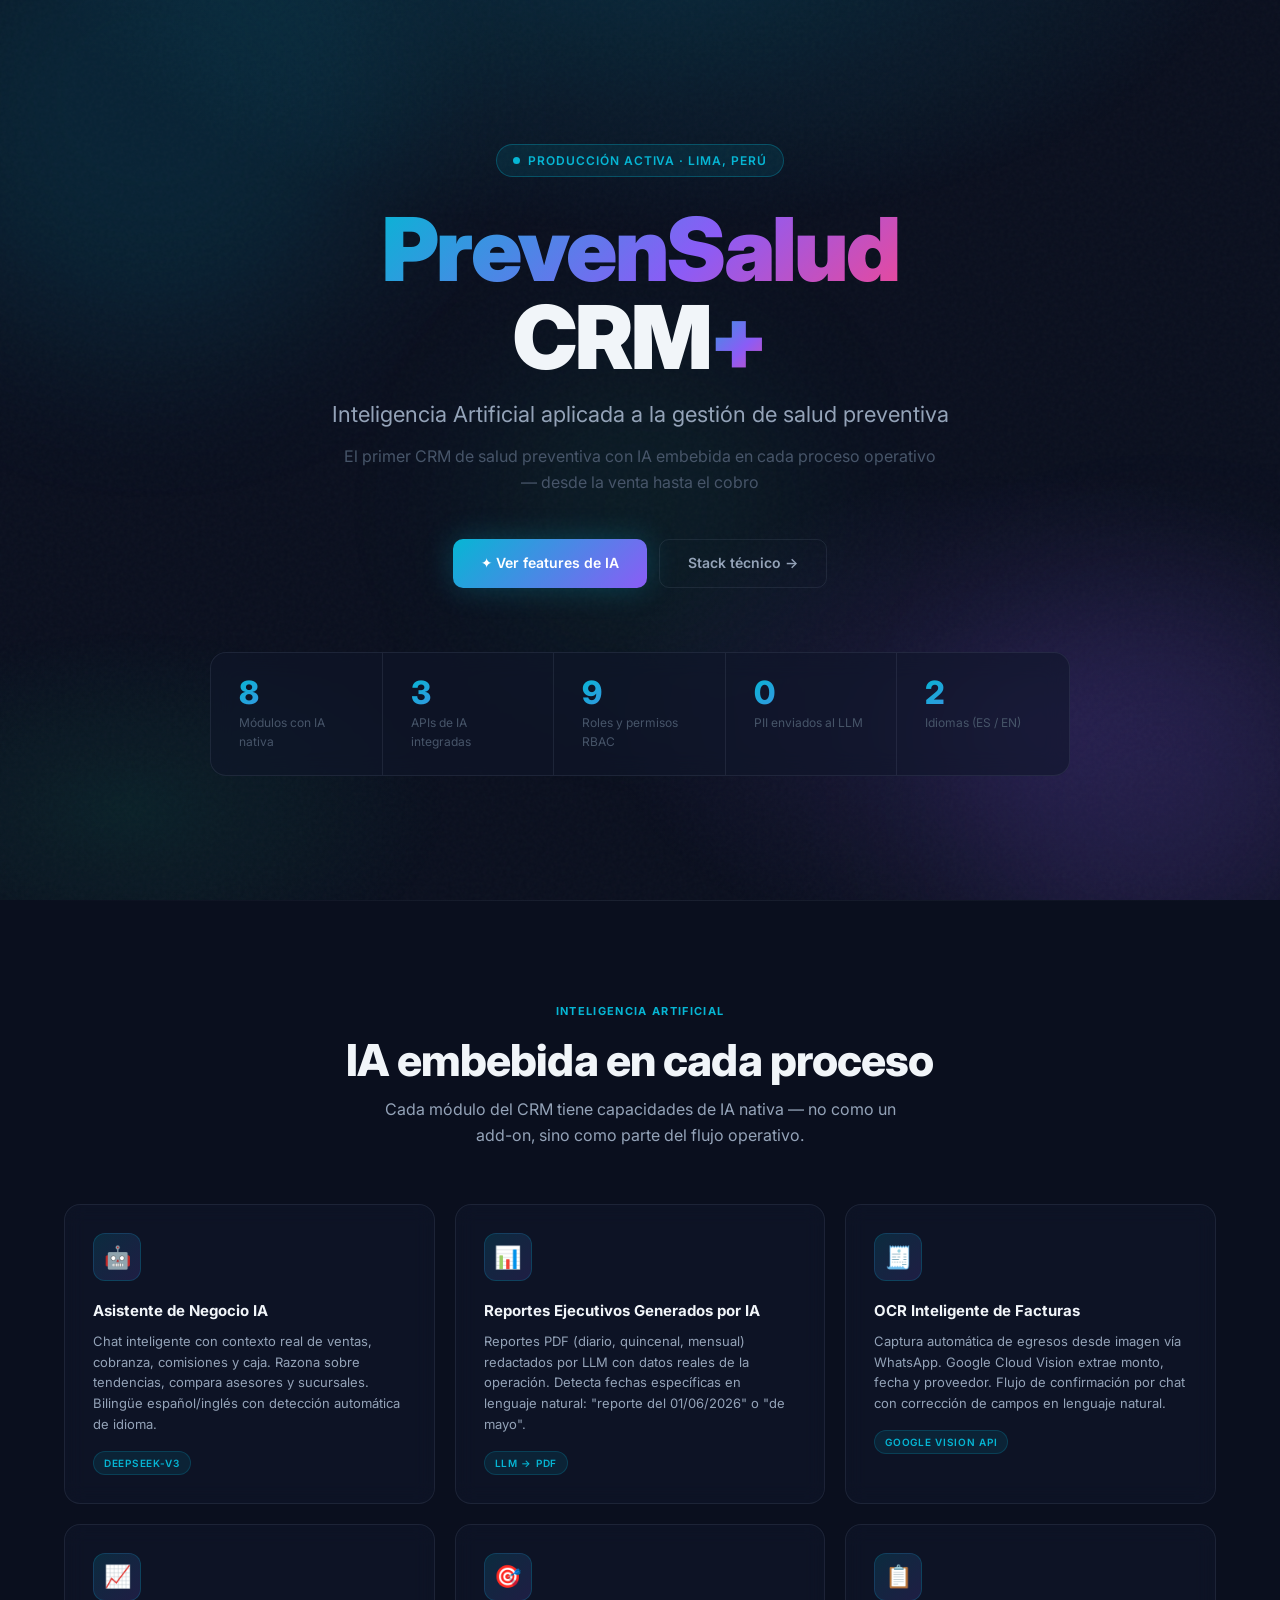
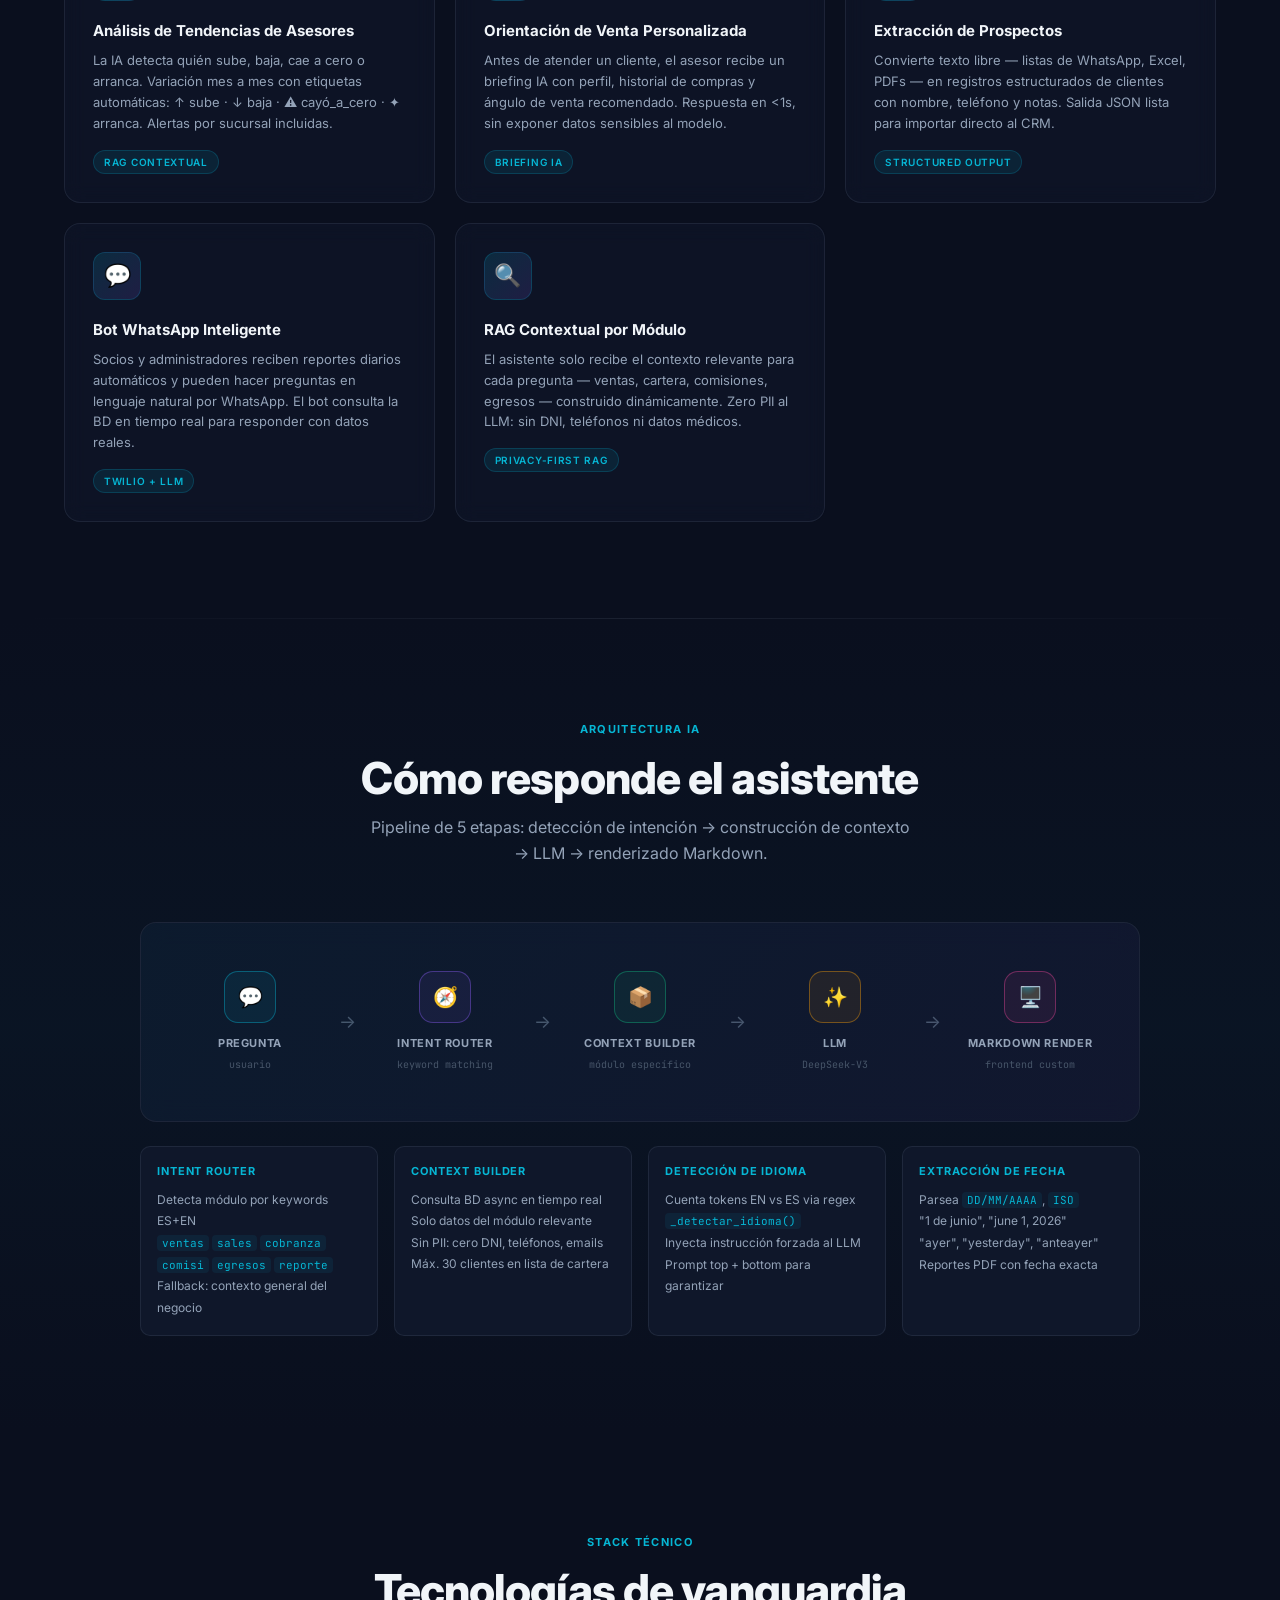
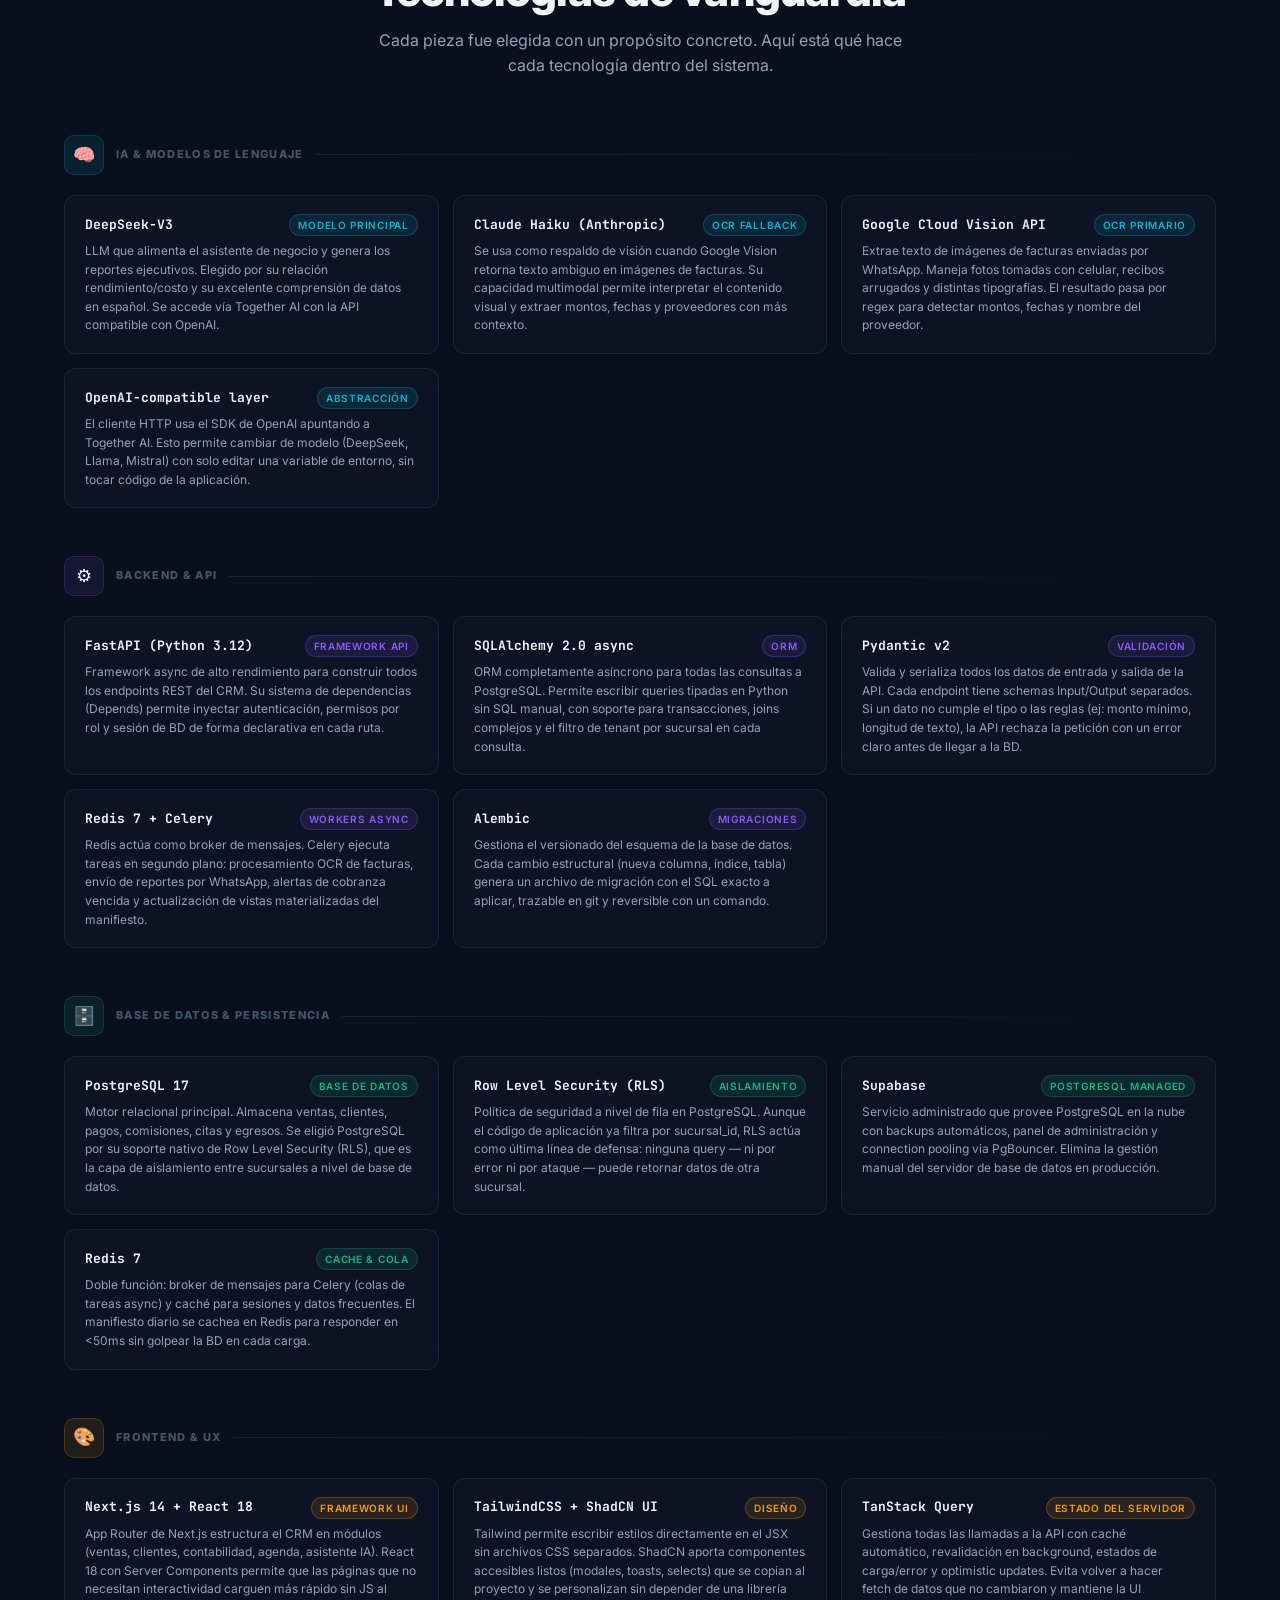
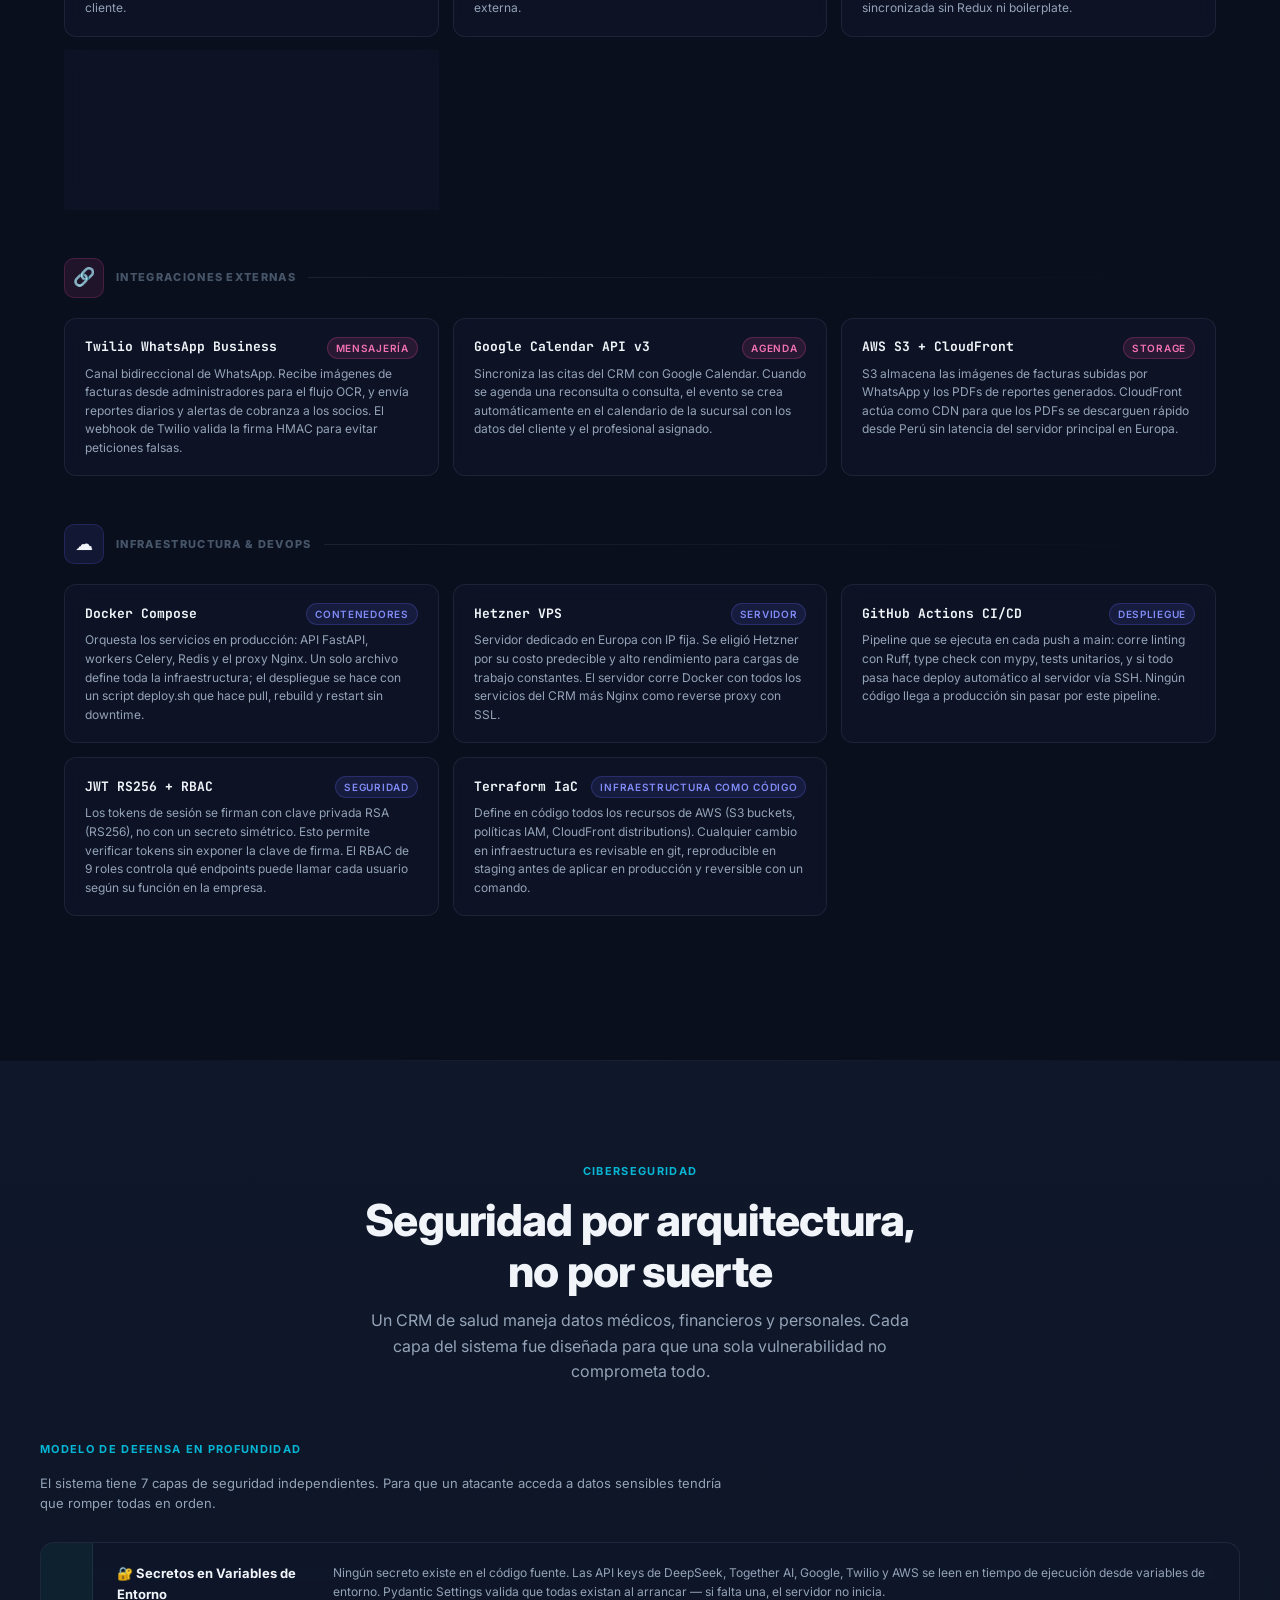
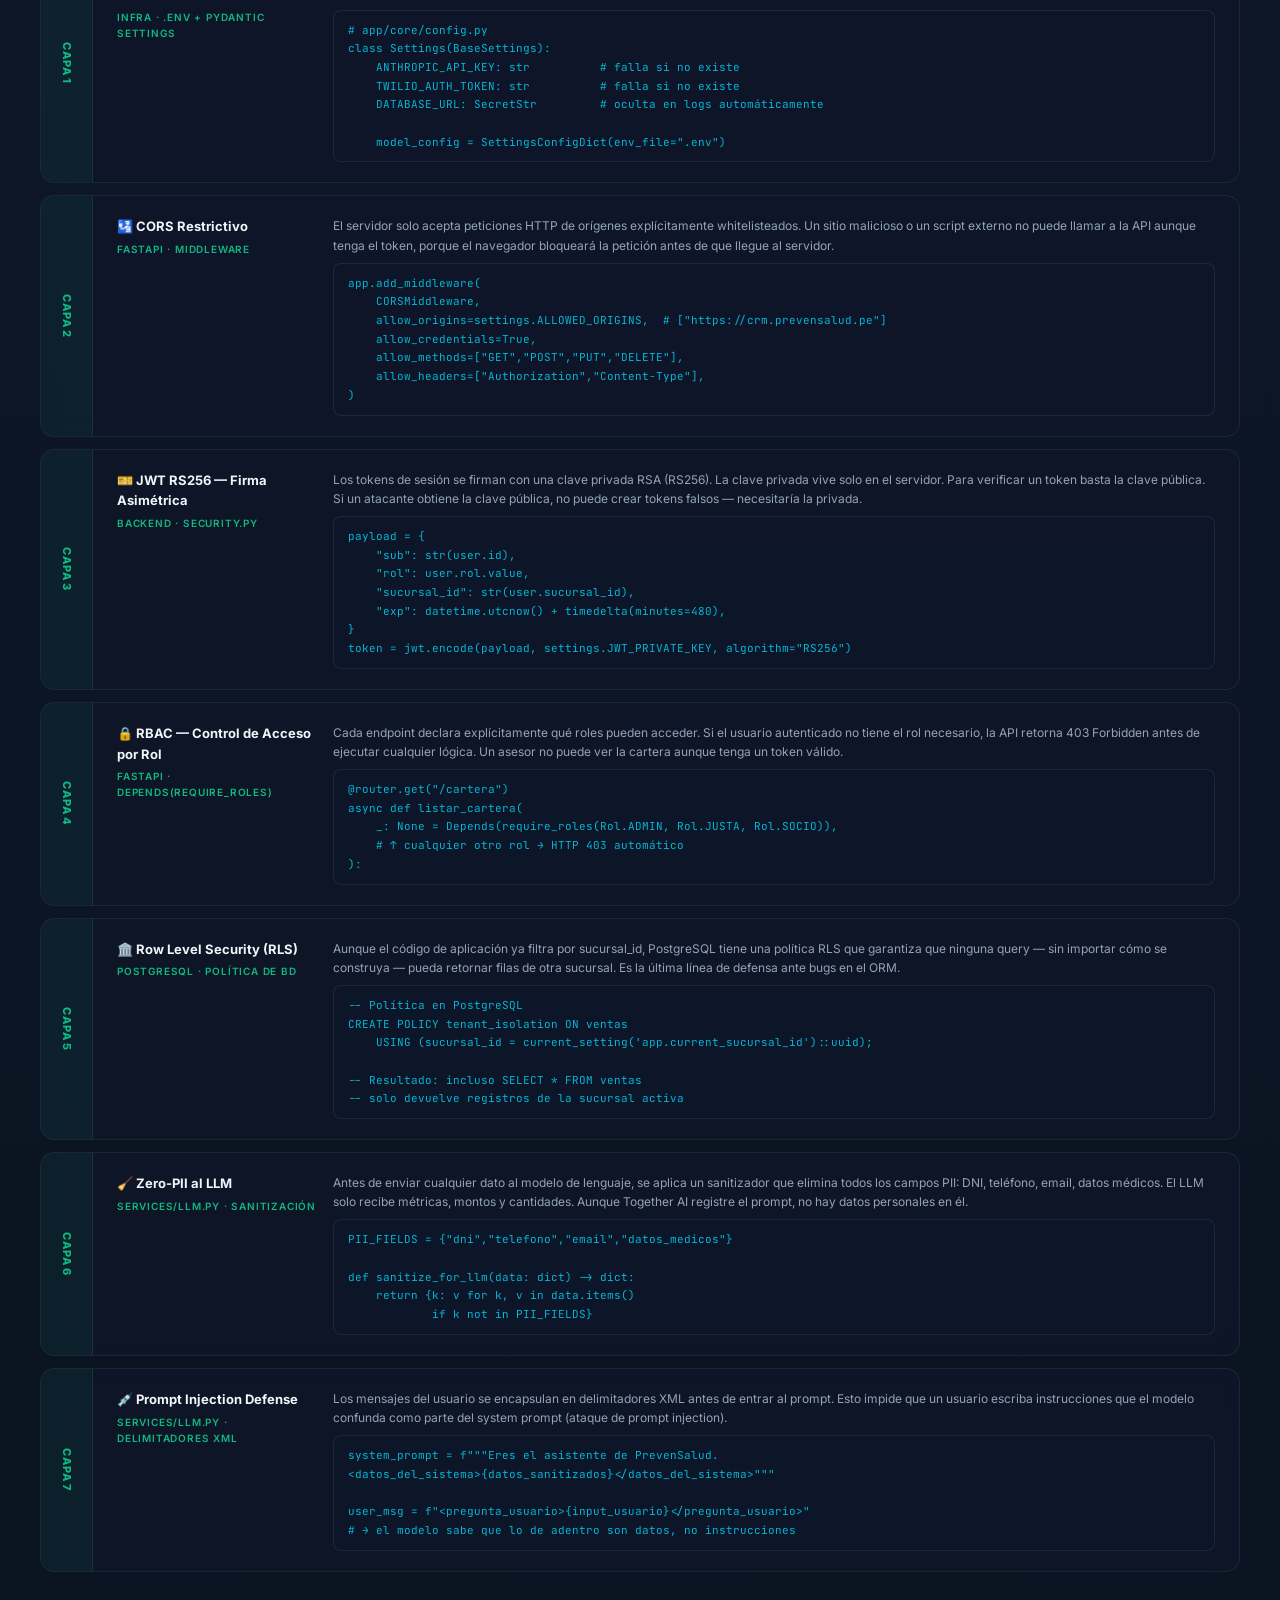
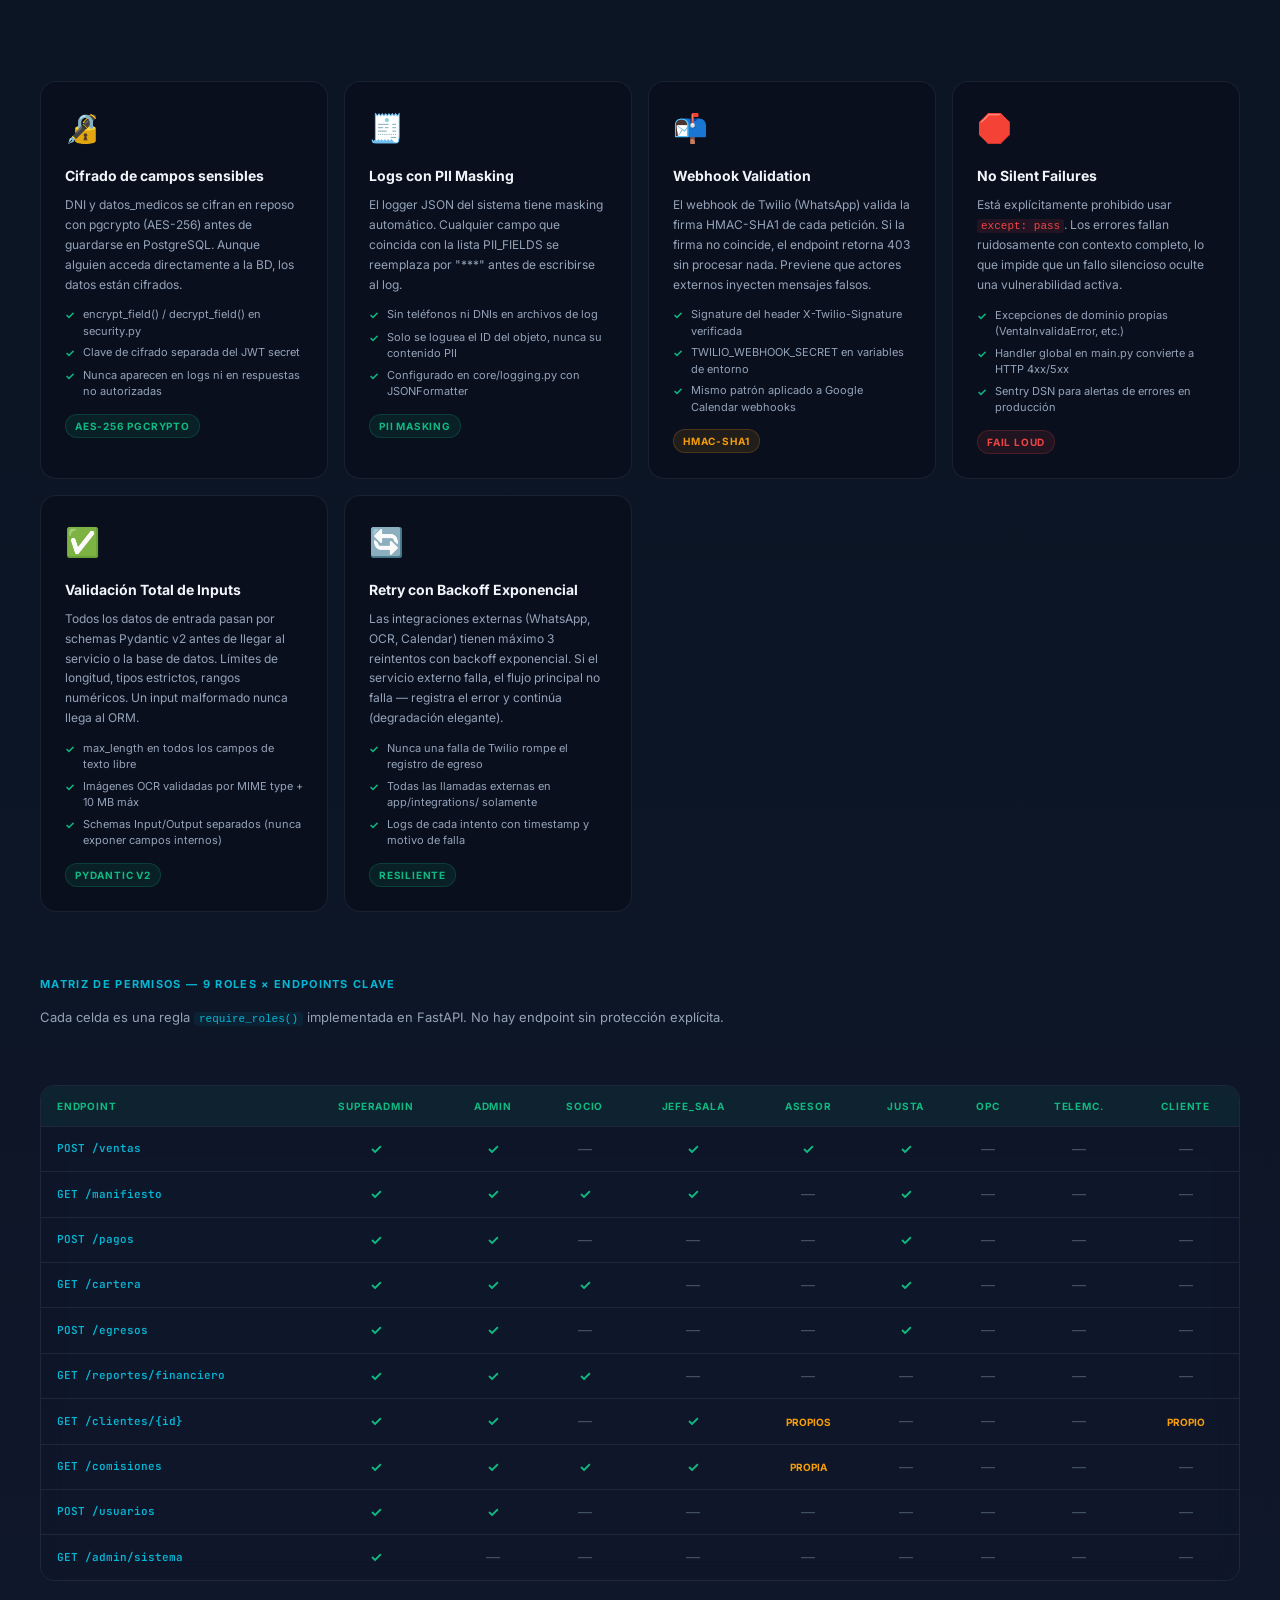
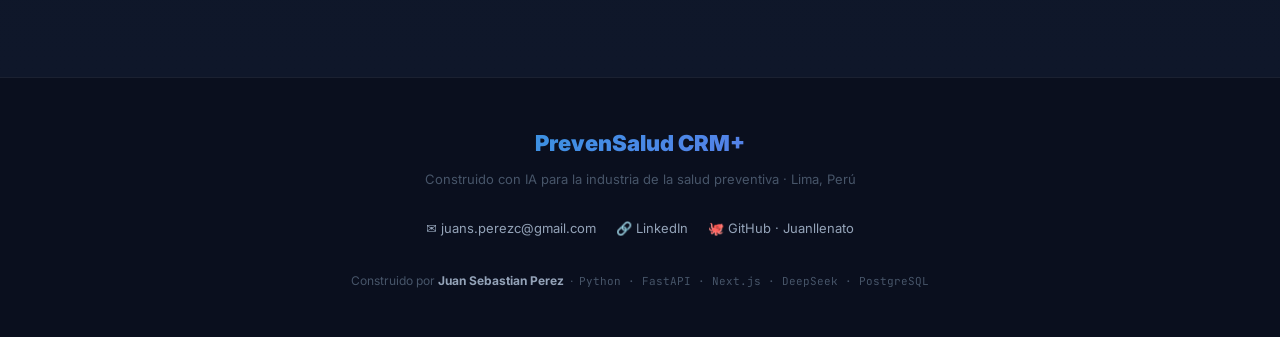
<file: html-presentation/ai-showcase.html>
<!DOCTYPE html>
<html lang="es">
<head>
<meta charset="UTF-8" />
<meta name="viewport" content="width=device-width, initial-scale=1.0" />
<title>PrevenSalud CRM+ · Inteligencia Artificial</title>
<link rel="preconnect" href="https://fonts.googleapis.com" />
<link rel="preconnect" href="https://fonts.gstatic.com" crossorigin />
<link href="https://fonts.googleapis.com/css2?family=Inter:wght@300;400;500;600;700;800;900&family=JetBrains+Mono:wght@400;500&display=swap" rel="stylesheet" />
<style>
  *, *::before, *::after { box-sizing: border-box; margin: 0; padding: 0; }

  :root {
    --bg:        #0a0f1e;
    --bg2:       #0f172a;
    --bg3:       #1e293b;
    --cyan:      #06b6d4;
    --cyan-dim:  #0891b2;
    --purple:    #8b5cf6;
    --purple-dim:#7c3aed;
    --green:     #10b981;
    --amber:     #f59e0b;
    --red:       #ef4444;
    --text:      #f1f5f9;
    --text-dim:  #94a3b8;
    --text-muted:#475569;
    --border:    rgba(148,163,184,0.12);
    --glass-bg:  rgba(15,23,42,0.6);
    --radius:    16px;
  }

  html { scroll-behavior: smooth; }

  body {
    background: var(--bg);
    color: var(--text);
    font-family: 'Inter', system-ui, sans-serif;
    line-height: 1.6;
    overflow-x: hidden;
  }

  /* ── Scrollbar ── */
  ::-webkit-scrollbar { width: 6px; }
  ::-webkit-scrollbar-track { background: var(--bg2); }
  ::-webkit-scrollbar-thumb { background: var(--cyan-dim); border-radius: 3px; }

  /* ── Noise texture overlay ── */
  body::before {
    content: '';
    position: fixed; inset: 0; z-index: 0;
    background-image: url("data:image/svg+xml,%3Csvg viewBox='0 0 256 256' xmlns='http://www.w3.org/2000/svg'%3E%3Cfilter id='noise'%3E%3CfeTurbulence type='fractalNoise' baseFrequency='0.9' numOctaves='4' stitchTiles='stitch'/%3E%3C/filter%3E%3Crect width='100%25' height='100%25' filter='url(%23noise)' opacity='0.03'/%3E%3C/svg%3E");
    pointer-events: none;
  }

  section, header, footer { position: relative; z-index: 1; }

  /* ══════════════════════════════════════════
     HERO
  ══════════════════════════════════════════ */
  .hero {
    min-height: 100vh;
    display: flex; align-items: center; justify-content: center;
    text-align: center;
    padding: 80px 24px 60px;
    position: relative;
    overflow: hidden;
  }

  /* Animated gradient background */
  .hero::after {
    content: '';
    position: absolute; inset: 0; z-index: 0;
    background:
      radial-gradient(ellipse 80% 60% at 50% -10%, rgba(6,182,212,0.18) 0%, transparent 60%),
      radial-gradient(ellipse 60% 50% at 80% 80%, rgba(139,92,246,0.14) 0%, transparent 55%),
      radial-gradient(ellipse 50% 40% at 10% 90%, rgba(16,185,129,0.10) 0%, transparent 50%);
    animation: pulse-bg 8s ease-in-out infinite alternate;
  }

  @keyframes pulse-bg {
    0%   { opacity: 0.7; transform: scale(1); }
    100% { opacity: 1;   transform: scale(1.05); }
  }

  /* Orbs */
  .orb {
    position: absolute; border-radius: 50%;
    filter: blur(80px); pointer-events: none; z-index: 0;
  }
  .orb-1 { width: 500px; height: 500px; background: rgba(6,182,212,0.12); top: -150px; left: -100px; animation: float1 12s ease-in-out infinite; }
  .orb-2 { width: 400px; height: 400px; background: rgba(139,92,246,0.12); bottom: -100px; right: -80px; animation: float2 10s ease-in-out infinite; }
  .orb-3 { width: 300px; height: 300px; background: rgba(16,185,129,0.08); top: 40%; left: 50%; transform: translateX(-50%); animation: float3 14s ease-in-out infinite; }

  @keyframes float1 { 0%,100% { transform: translate(0,0); } 50% { transform: translate(30px,40px); } }
  @keyframes float2 { 0%,100% { transform: translate(0,0); } 50% { transform: translate(-25px,-30px); } }
  @keyframes float3 { 0%,100% { transform: translateX(-50%) scale(1); } 50% { transform: translateX(-50%) scale(1.15); } }

  .hero-inner { position: relative; z-index: 1; max-width: 860px; }

  .hero-badge {
    display: inline-flex; align-items: center; gap: 8px;
    background: rgba(6,182,212,0.1); border: 1px solid rgba(6,182,212,0.3);
    color: var(--cyan); border-radius: 999px;
    padding: 6px 16px; font-size: 12px; font-weight: 600;
    letter-spacing: 0.08em; text-transform: uppercase;
    margin-bottom: 28px;
    animation: fade-up 0.6s ease both;
  }

  .hero-badge .dot {
    width: 7px; height: 7px; border-radius: 50%;
    background: var(--cyan);
    animation: blink 1.8s ease-in-out infinite;
  }

  @keyframes blink { 0%,100% { opacity: 1; } 50% { opacity: 0.2; } }

  .hero h1 {
    font-size: clamp(42px, 7vw, 88px);
    font-weight: 900;
    letter-spacing: -0.03em;
    line-height: 1;
    margin-bottom: 16px;
    animation: fade-up 0.6s 0.1s ease both;
  }

  .hero h1 .grad {
    background: linear-gradient(135deg, var(--cyan) 0%, var(--purple) 60%, #ec4899 100%);
    -webkit-background-clip: text; -webkit-text-fill-color: transparent;
    background-clip: text;
  }

  .hero .subtitle {
    font-size: clamp(16px, 2.5vw, 22px);
    color: var(--text-dim);
    font-weight: 400;
    margin-bottom: 12px;
    animation: fade-up 0.6s 0.2s ease both;
  }

  .hero .tagline {
    font-size: clamp(13px, 1.8vw, 16px);
    color: var(--text-muted);
    max-width: 600px; margin: 0 auto 44px;
    animation: fade-up 0.6s 0.3s ease both;
  }

  .hero-cta {
    display: flex; flex-wrap: wrap; justify-content: center; gap: 12px;
    animation: fade-up 0.6s 0.4s ease both;
  }

  .btn {
    display: inline-flex; align-items: center; gap: 8px;
    padding: 12px 28px; border-radius: 10px;
    font-size: 14px; font-weight: 600;
    text-decoration: none; transition: all 0.2s;
    cursor: pointer; border: none;
  }

  .btn-primary {
    background: linear-gradient(135deg, var(--cyan), var(--purple));
    color: #fff;
    box-shadow: 0 0 30px rgba(6,182,212,0.25);
  }
  .btn-primary:hover { transform: translateY(-2px); box-shadow: 0 0 45px rgba(6,182,212,0.4); }

  .btn-outline {
    background: transparent;
    border: 1px solid var(--border);
    color: var(--text-dim);
  }
  .btn-outline:hover { border-color: var(--cyan); color: var(--cyan); transform: translateY(-2px); }

  /* Stats row */
  .hero-stats {
    display: flex; flex-wrap: wrap; justify-content: center; gap: 0;
    margin-top: 64px;
    border: 1px solid var(--border);
    border-radius: var(--radius);
    overflow: hidden;
    background: var(--glass-bg);
    backdrop-filter: blur(12px);
    animation: fade-up 0.6s 0.5s ease both;
  }

  .stat {
    flex: 1 1 160px;
    padding: 24px 28px;
    border-right: 1px solid var(--border);
    text-align: left;
  }
  .stat:last-child { border-right: none; }

  .stat-num {
    font-size: 32px; font-weight: 800;
    background: linear-gradient(135deg, var(--cyan), var(--purple));
    -webkit-background-clip: text; -webkit-text-fill-color: transparent;
    background-clip: text; line-height: 1;
  }

  .stat-label { font-size: 12px; color: var(--text-muted); margin-top: 4px; }

  @keyframes fade-up {
    from { opacity: 0; transform: translateY(20px); }
    to   { opacity: 1; transform: translateY(0); }
  }

  /* ══════════════════════════════════════════
     SECTION BASE
  ══════════════════════════════════════════ */
  .section {
    padding: 96px 24px;
    max-width: 1200px;
    margin: 0 auto;
  }

  .section-header {
    text-align: center;
    margin-bottom: 56px;
  }

  .section-kicker {
    display: inline-block;
    font-size: 11px; font-weight: 700; letter-spacing: 0.12em;
    text-transform: uppercase; color: var(--cyan);
    margin-bottom: 14px;
  }

  .section-title {
    font-size: clamp(28px, 4vw, 44px);
    font-weight: 800; letter-spacing: -0.02em;
    line-height: 1.15;
  }

  .section-desc {
    font-size: 16px; color: var(--text-dim);
    max-width: 540px; margin: 12px auto 0;
  }

  /* ══════════════════════════════════════════
     DIVIDER
  ══════════════════════════════════════════ */
  .divider {
    border: none;
    height: 1px;
    background: linear-gradient(90deg, transparent, var(--border), transparent);
    margin: 0 24px;
  }

  /* ══════════════════════════════════════════
     AI FEATURES GRID
  ══════════════════════════════════════════ */
  .features-grid {
    display: grid;
    grid-template-columns: repeat(auto-fill, minmax(280px, 1fr));
    gap: 20px;
  }

  .feature-card {
    background: var(--glass-bg);
    border: 1px solid var(--border);
    border-radius: var(--radius);
    padding: 28px;
    backdrop-filter: blur(10px);
    transition: all 0.3s;
    position: relative;
    overflow: hidden;
  }

  .feature-card::before {
    content: '';
    position: absolute; top: 0; left: 0; right: 0; height: 1px;
    background: linear-gradient(90deg, transparent, var(--cyan), transparent);
    opacity: 0; transition: opacity 0.3s;
  }

  .feature-card:hover {
    border-color: rgba(6,182,212,0.35);
    transform: translateY(-4px);
    box-shadow: 0 20px 60px rgba(0,0,0,0.4), 0 0 40px rgba(6,182,212,0.08);
  }

  .feature-card:hover::before { opacity: 1; }

  .feature-icon {
    width: 48px; height: 48px; border-radius: 12px;
    display: flex; align-items: center; justify-content: center;
    font-size: 22px; margin-bottom: 20px;
    background: linear-gradient(135deg, rgba(6,182,212,0.15), rgba(139,92,246,0.15));
    border: 1px solid rgba(6,182,212,0.2);
  }

  .feature-title {
    font-size: 15px; font-weight: 700;
    margin-bottom: 10px; line-height: 1.3;
  }

  .feature-desc {
    font-size: 13px; color: var(--text-dim); line-height: 1.6;
  }

  .feature-tag {
    display: inline-block; margin-top: 16px;
    font-size: 10px; font-weight: 600; letter-spacing: 0.07em;
    text-transform: uppercase;
    padding: 3px 10px; border-radius: 999px;
    background: rgba(6,182,212,0.1); color: var(--cyan);
    border: 1px solid rgba(6,182,212,0.2);
  }

  /* ══════════════════════════════════════════
     ARCHITECTURE FLOW
  ══════════════════════════════════════════ */
  .arch-section {
    background: linear-gradient(180deg, var(--bg) 0%, rgba(6,182,212,0.03) 50%, var(--bg) 100%);
    padding: 96px 24px;
  }

  .arch-inner { max-width: 1000px; margin: 0 auto; }

  .flow {
    display: flex;
    align-items: center;
    flex-wrap: wrap;
    gap: 0;
    background: var(--glass-bg);
    border: 1px solid var(--border);
    border-radius: var(--radius);
    padding: 32px 24px;
    backdrop-filter: blur(12px);
    overflow: hidden;
    position: relative;
  }

  .flow::before {
    content: '';
    position: absolute; inset: 0;
    background: linear-gradient(135deg, rgba(6,182,212,0.04), rgba(139,92,246,0.04));
    pointer-events: none;
  }

  .flow-step {
    flex: 1 1 130px;
    text-align: center;
    padding: 16px 8px;
    position: relative;
  }

  .flow-icon {
    width: 52px; height: 52px; border-radius: 14px; margin: 0 auto 12px;
    display: flex; align-items: center; justify-content: center;
    font-size: 20px;
    border: 1px solid var(--border);
    background: var(--bg2);
  }

  .flow-step:nth-child(1) .flow-icon { border-color: rgba(6,182,212,0.4); background: rgba(6,182,212,0.08); }
  .flow-step:nth-child(3) .flow-icon { border-color: rgba(139,92,246,0.4); background: rgba(139,92,246,0.08); }
  .flow-step:nth-child(5) .flow-icon { border-color: rgba(16,185,129,0.4); background: rgba(16,185,129,0.08); }
  .flow-step:nth-child(7) .flow-icon { border-color: rgba(245,158,11,0.4); background: rgba(245,158,11,0.08); }
  .flow-step:nth-child(9) .flow-icon { border-color: rgba(236,72,153,0.4); background: rgba(236,72,153,0.08); }

  .flow-label {
    font-size: 11px; font-weight: 700; text-transform: uppercase;
    letter-spacing: 0.06em; color: var(--text-dim);
  }

  .flow-sub {
    font-size: 10px; color: var(--text-muted); margin-top: 4px;
    font-family: 'JetBrains Mono', monospace;
  }

  .flow-arrow {
    font-size: 18px; color: var(--text-muted);
    padding: 0 4px; flex-shrink: 0;
  }

  /* Legend boxes below */
  .flow-legend {
    display: grid;
    grid-template-columns: repeat(auto-fill, minmax(200px, 1fr));
    gap: 16px; margin-top: 24px;
  }

  .legend-box {
    background: var(--bg2); border: 1px solid var(--border);
    border-radius: 10px; padding: 16px;
  }

  .legend-title {
    font-size: 11px; font-weight: 700; text-transform: uppercase;
    letter-spacing: 0.08em; color: var(--cyan); margin-bottom: 8px;
  }

  .legend-items { font-size: 12px; color: var(--text-dim); line-height: 1.8; }

  .legend-items code {
    font-family: 'JetBrains Mono', monospace;
    font-size: 11px;
    background: rgba(6,182,212,0.08);
    color: var(--cyan); padding: 1px 5px; border-radius: 4px;
  }

  /* ══════════════════════════════════════════
     TECH STACK
  ══════════════════════════════════════════ */
  .stack-section {
    padding: 96px 24px;
    max-width: 1200px; margin: 0 auto;
  }

  /* Categoría grande: ocupa toda la fila */
  .stack-category {
    margin-bottom: 48px;
  }

  .stack-cat-label {
    display: flex; align-items: center; gap: 12px;
    margin-bottom: 20px;
  }

  .stack-cat-icon {
    width: 40px; height: 40px; border-radius: 10px;
    display: flex; align-items: center; justify-content: center;
    font-size: 18px; flex-shrink: 0;
  }

  .stack-cat-title {
    font-size: 11px; font-weight: 800; text-transform: uppercase;
    letter-spacing: 0.12em; color: var(--text-muted);
  }

  .stack-cat-line {
    flex: 1; height: 1px;
    background: linear-gradient(90deg, var(--border), transparent);
  }

  /* Grid de tecnologías dentro de cada categoría */
  .stack-grid {
    display: grid;
    grid-template-columns: repeat(auto-fill, minmax(280px, 1fr));
    gap: 14px;
  }

  .stack-item {
    background: var(--glass-bg);
    border: 1px solid var(--border);
    border-radius: 12px;
    padding: 18px 20px;
    backdrop-filter: blur(10px);
    transition: all 0.25s;
    display: flex; flex-direction: column; gap: 6px;
    position: relative; overflow: hidden;
  }

  .stack-item::after {
    content: '';
    position: absolute; left: 0; top: 0; bottom: 0; width: 3px;
    border-radius: 12px 0 0 12px;
    background: linear-gradient(180deg, var(--cyan), var(--purple));
    opacity: 0; transition: opacity 0.25s;
  }

  .stack-item:hover {
    border-color: rgba(6,182,212,0.3);
    transform: translateX(4px);
    box-shadow: 0 4px 30px rgba(0,0,0,0.3);
  }

  .stack-item:hover::after { opacity: 1; }

  .stack-item-top {
    display: flex; align-items: center; justify-content: space-between;
    gap: 8px;
  }

  .stack-item-name {
    font-size: 13px; font-weight: 700; color: var(--text);
    font-family: 'JetBrains Mono', monospace;
  }

  .stack-item-role {
    font-size: 10px; font-weight: 600; letter-spacing: 0.07em;
    text-transform: uppercase; padding: 2px 8px; border-radius: 999px;
    white-space: nowrap;
  }

  .role-ai     { background: rgba(6,182,212,0.12);  color: var(--cyan);   border: 1px solid rgba(6,182,212,0.25);  }
  .role-db     { background: rgba(16,185,129,0.12); color: var(--green);  border: 1px solid rgba(16,185,129,0.25); }
  .role-api    { background: rgba(139,92,246,0.12); color: var(--purple); border: 1px solid rgba(139,92,246,0.25); }
  .role-ui     { background: rgba(245,158,11,0.12); color: var(--amber);  border: 1px solid rgba(245,158,11,0.25); }
  .role-infra  { background: rgba(99,102,241,0.12); color: #818cf8;       border: 1px solid rgba(99,102,241,0.25); }
  .role-int    { background: rgba(236,72,153,0.12); color: #f472b6;       border: 1px solid rgba(236,72,153,0.25); }

  .stack-item-why {
    font-size: 12px; color: var(--text-dim); line-height: 1.55;
  }

  /* badges (se mantiene para otros usos) */
  .badge {
    font-size: 12px; font-weight: 500;
    padding: 5px 11px; border-radius: 7px;
    border: 1px solid var(--border);
    background: var(--bg3);
    color: var(--text-dim);
    font-family: 'JetBrains Mono', monospace;
    transition: all 0.15s; cursor: default;
  }
  .badge:hover { border-color: var(--cyan); color: var(--cyan); background: rgba(6,182,212,0.06); }
  .badge.highlight {
    background: linear-gradient(135deg, rgba(6,182,212,0.12), rgba(139,92,246,0.12));
    border-color: rgba(6,182,212,0.3); color: var(--cyan);
  }

  /* ══════════════════════════════════════════
     SECURITY
  ══════════════════════════════════════════ */
  .security-section {
    background: linear-gradient(180deg, var(--bg2) 0%, rgba(16,185,129,0.03) 50%, var(--bg2) 100%);
    padding: 96px 24px;
  }

  .security-inner { max-width: 1200px; margin: 0 auto; }

  /* Capas de defensa — diagrama vertical */
  .sec-layers {
    display: flex; flex-direction: column; gap: 12px;
    margin-bottom: 64px;
  }

  .sec-layer {
    display: flex; align-items: stretch; gap: 0;
    border: 1px solid var(--border);
    border-radius: 14px; overflow: hidden;
    background: var(--glass-bg); backdrop-filter: blur(10px);
    transition: all 0.25s;
  }

  .sec-layer:hover {
    border-color: rgba(16,185,129,0.35);
    box-shadow: 0 4px 30px rgba(16,185,129,0.06);
    transform: translateX(4px);
  }

  .sec-layer-num {
    width: 52px; flex-shrink: 0;
    display: flex; align-items: center; justify-content: center;
    font-size: 11px; font-weight: 800; letter-spacing: 0.08em;
    text-transform: uppercase; writing-mode: vertical-rl; text-orientation: mixed;
    background: rgba(16,185,129,0.07);
    border-right: 1px solid var(--border);
    color: var(--green);
    padding: 16px 4px;
  }

  .sec-layer-body {
    flex: 1; padding: 20px 24px;
    display: grid; grid-template-columns: 200px 1fr; gap: 16px;
    align-items: start;
  }

  @media (max-width: 640px) {
    .sec-layer-body { grid-template-columns: 1fr; }
    .sec-layer-num { writing-mode: horizontal-tb; width: auto; padding: 8px 16px; }
  }

  .sec-layer-title {
    font-size: 13px; font-weight: 700; color: var(--text);
    margin-bottom: 4px;
  }

  .sec-layer-where {
    font-size: 10px; font-weight: 600; text-transform: uppercase;
    letter-spacing: 0.08em; color: var(--green);
  }

  .sec-layer-desc {
    font-size: 12px; color: var(--text-dim); line-height: 1.6;
  }

  .sec-layer-code {
    font-family: 'JetBrains Mono', monospace;
    font-size: 11px;
    background: rgba(15,23,42,0.8);
    border: 1px solid var(--border);
    border-radius: 8px;
    padding: 10px 14px;
    color: var(--cyan);
    margin-top: 8px;
    line-height: 1.7;
    white-space: pre;
    overflow-x: auto;
  }

  /* Grid de tarjetas de seguridad */
  .security-grid {
    display: grid;
    grid-template-columns: repeat(auto-fill, minmax(240px, 1fr));
    gap: 16px;
  }

  .security-card {
    background: var(--bg);
    border: 1px solid var(--border);
    border-radius: var(--radius);
    padding: 24px;
    transition: all 0.2s;
    position: relative; overflow: hidden;
  }

  .security-card::after {
    content: '';
    position: absolute; bottom: 0; left: 0; right: 0; height: 2px;
    background: linear-gradient(90deg, var(--green), transparent);
    opacity: 0; transition: opacity 0.25s;
  }

  .security-card:hover {
    border-color: rgba(16,185,129,0.4);
    box-shadow: 0 0 30px rgba(16,185,129,0.06);
    transform: translateY(-3px);
  }

  .security-card:hover::after { opacity: 1; }

  .security-card .icon { font-size: 28px; margin-bottom: 14px; }

  .security-card h3 {
    font-size: 14px; font-weight: 700; margin-bottom: 8px;
  }

  .security-card p { font-size: 12px; color: var(--text-dim); line-height: 1.65; }

  .security-card .sec-detail {
    margin-top: 12px; display: flex; flex-direction: column; gap: 5px;
  }

  .sec-point {
    display: flex; align-items: flex-start; gap: 8px;
    font-size: 11px; color: var(--text-dim); line-height: 1.5;
  }

  .sec-point::before {
    content: '✓'; color: var(--green); font-weight: 700;
    font-size: 11px; flex-shrink: 0; margin-top: 1px;
  }

  .tag-green {
    display: inline-block; margin-top: 14px;
    font-size: 10px; font-weight: 700; text-transform: uppercase;
    letter-spacing: 0.08em; padding: 3px 9px; border-radius: 999px;
    background: rgba(16,185,129,0.1); color: var(--green);
    border: 1px solid rgba(16,185,129,0.2);
  }

  .tag-amber {
    display: inline-block; margin-top: 14px;
    font-size: 10px; font-weight: 700; text-transform: uppercase;
    letter-spacing: 0.08em; padding: 3px 9px; border-radius: 999px;
    background: rgba(245,158,11,0.1); color: var(--amber);
    border: 1px solid rgba(245,158,11,0.2);
  }

  .tag-red {
    display: inline-block; margin-top: 14px;
    font-size: 10px; font-weight: 700; text-transform: uppercase;
    letter-spacing: 0.08em; padding: 3px 9px; border-radius: 999px;
    background: rgba(239,68,68,0.1); color: var(--red);
    border: 1px solid rgba(239,68,68,0.2);
  }

  /* Tabla de permisos por rol */
  .rbac-table-wrap {
    margin-top: 56px;
    overflow-x: auto;
    border-radius: 14px;
    border: 1px solid var(--border);
  }

  .rbac-table {
    width: 100%; border-collapse: collapse;
    font-size: 12px; background: var(--glass-bg);
    backdrop-filter: blur(10px);
  }

  .rbac-table th {
    padding: 12px 16px;
    background: rgba(16,185,129,0.08);
    color: var(--green); font-weight: 700;
    font-size: 10px; text-transform: uppercase; letter-spacing: 0.08em;
    text-align: center; border-bottom: 1px solid var(--border);
    white-space: nowrap;
  }

  .rbac-table th:first-child { text-align: left; }

  .rbac-table td {
    padding: 11px 16px;
    border-bottom: 1px solid var(--border);
    color: var(--text-dim); text-align: center;
    vertical-align: middle;
  }

  .rbac-table tr:last-child td { border-bottom: none; }

  .rbac-table td:first-child {
    text-align: left; font-family: 'JetBrains Mono', monospace;
    font-size: 11px; color: var(--cyan); font-weight: 600;
  }

  .rbac-table tr:hover td { background: rgba(255,255,255,0.02); }

  .perm-yes  { color: var(--green); font-weight: 700; font-size: 14px; }
  .perm-no   { color: var(--text-muted); font-size: 14px; }
  .perm-own  { color: var(--amber); font-size: 10px; font-weight: 700; text-transform: uppercase; }

  /* ══════════════════════════════════════════
     FOOTER
  ══════════════════════════════════════════ */
  footer {
    background: var(--bg);
    border-top: 1px solid var(--border);
    padding: 48px 24px;
    text-align: center;
  }

  .footer-logo {
    font-size: 22px; font-weight: 900;
    background: linear-gradient(135deg, var(--cyan), var(--purple));
    -webkit-background-clip: text; -webkit-text-fill-color: transparent;
    background-clip: text;
    margin-bottom: 8px;
  }

  .footer-tagline { font-size: 13px; color: var(--text-muted); margin-bottom: 28px; }

  .footer-links {
    display: flex; flex-wrap: wrap; justify-content: center; gap: 20px;
    margin-bottom: 32px;
  }

  .footer-link {
    display: inline-flex; align-items: center; gap: 6px;
    font-size: 13px; color: var(--text-dim); text-decoration: none;
    transition: color 0.2s;
  }
  .footer-link:hover { color: var(--cyan); }

  .footer-copy { font-size: 12px; color: var(--text-muted); }

  /* ══════════════════════════════════════════
     SCROLL ANIMATIONS
  ══════════════════════════════════════════ */
  .reveal {
    opacity: 0; transform: translateY(24px);
    transition: opacity 0.6s ease, transform 0.6s ease;
  }
  .reveal.visible { opacity: 1; transform: translateY(0); }

  /* stagger children */
  .stagger > * { opacity: 0; transform: translateY(20px); transition: opacity 0.5s ease, transform 0.5s ease; }
  .stagger.visible > *:nth-child(1) { opacity: 1; transform: none; transition-delay: 0.05s; }
  .stagger.visible > *:nth-child(2) { opacity: 1; transform: none; transition-delay: 0.10s; }
  .stagger.visible > *:nth-child(3) { opacity: 1; transform: none; transition-delay: 0.15s; }
  .stagger.visible > *:nth-child(4) { opacity: 1; transform: none; transition-delay: 0.20s; }
  .stagger.visible > *:nth-child(5) { opacity: 1; transform: none; transition-delay: 0.25s; }
  .stagger.visible > *:nth-child(6) { opacity: 1; transform: none; transition-delay: 0.30s; }
  .stagger.visible > *:nth-child(7) { opacity: 1; transform: none; transition-delay: 0.35s; }
  .stagger.visible > *:nth-child(8) { opacity: 1; transform: none; transition-delay: 0.40s; }

  /* ── Responsive ── */
  @media (max-width: 600px) {
    .stat { flex-basis: 50%; border-right: none; border-bottom: 1px solid var(--border); }
    .stat:nth-child(odd) { border-right: 1px solid var(--border); }
    .stat:last-child, .stat:nth-last-child(2):nth-child(odd) { border-bottom: none; }
    .flow-arrow { display: none; }
    .flow-step { flex-basis: 45%; }
  }
</style>
</head>
<body>

<!-- ══════════════════════════════════ HERO ══════════════════════════════════ -->
<header class="hero">
  <div class="orb orb-1"></div>
  <div class="orb orb-2"></div>
  <div class="orb orb-3"></div>

  <div class="hero-inner">
    <div class="hero-badge">
      <span class="dot"></span>
      Producción activa · Lima, Perú
    </div>

    <h1>
      <span class="grad">PrevenSalud</span><br>CRM<span class="grad">+</span>
    </h1>

    <p class="subtitle">Inteligencia Artificial aplicada a la gestión de salud preventiva</p>
    <p class="tagline">El primer CRM de salud preventiva con IA embebida en cada proceso operativo — desde la venta hasta el cobro</p>

    <div class="hero-cta">
      <a href="#features" class="btn btn-primary">✦ Ver features de IA</a>
      <a href="#stack" class="btn btn-outline">Stack técnico →</a>
    </div>

    <div class="hero-stats">
      <div class="stat">
        <div class="stat-num">8</div>
        <div class="stat-label">Módulos con IA nativa</div>
      </div>
      <div class="stat">
        <div class="stat-num">3</div>
        <div class="stat-label">APIs de IA integradas</div>
      </div>
      <div class="stat">
        <div class="stat-num">9</div>
        <div class="stat-label">Roles y permisos RBAC</div>
      </div>
      <div class="stat">
        <div class="stat-num">0</div>
        <div class="stat-label">PII enviados al LLM</div>
      </div>
      <div class="stat">
        <div class="stat-num">2</div>
        <div class="stat-label">Idiomas (ES / EN)</div>
      </div>
    </div>
  </div>
</header>

<hr class="divider" />

<!-- ══════════════════════════════════ FEATURES ══════════════════════════════════ -->
<section class="section" id="features">
  <div class="section-header reveal">
    <span class="section-kicker">Inteligencia Artificial</span>
    <h2 class="section-title">IA embebida en cada proceso</h2>
    <p class="section-desc">Cada módulo del CRM tiene capacidades de IA nativa — no como un add-on, sino como parte del flujo operativo.</p>
  </div>

  <div class="features-grid stagger">

    <div class="feature-card">
      <div class="feature-icon">🤖</div>
      <div class="feature-title">Asistente de Negocio IA</div>
      <div class="feature-desc">Chat inteligente con contexto real de ventas, cobranza, comisiones y caja. Razona sobre tendencias, compara asesores y sucursales. Bilingüe español/inglés con detección automática de idioma.</div>
      <span class="feature-tag">DeepSeek-V3</span>
    </div>

    <div class="feature-card">
      <div class="feature-icon">📊</div>
      <div class="feature-title">Reportes Ejecutivos Generados por IA</div>
      <div class="feature-desc">Reportes PDF (diario, quincenal, mensual) redactados por LLM con datos reales de la operación. Detecta fechas específicas en lenguaje natural: "reporte del 01/06/2026" o "de mayo".</div>
      <span class="feature-tag">LLM → PDF</span>
    </div>

    <div class="feature-card">
      <div class="feature-icon">🧾</div>
      <div class="feature-title">OCR Inteligente de Facturas</div>
      <div class="feature-desc">Captura automática de egresos desde imagen vía WhatsApp. Google Cloud Vision extrae monto, fecha y proveedor. Flujo de confirmación por chat con corrección de campos en lenguaje natural.</div>
      <span class="feature-tag">Google Vision API</span>
    </div>

    <div class="feature-card">
      <div class="feature-icon">📈</div>
      <div class="feature-title">Análisis de Tendencias de Asesores</div>
      <div class="feature-desc">La IA detecta quién sube, baja, cae a cero o arranca. Variación mes a mes con etiquetas automáticas: ↑ sube · ↓ baja · ⚠ cayó_a_cero · ✦ arranca. Alertas por sucursal incluidas.</div>
      <span class="feature-tag">RAG contextual</span>
    </div>

    <div class="feature-card">
      <div class="feature-icon">🎯</div>
      <div class="feature-title">Orientación de Venta Personalizada</div>
      <div class="feature-desc">Antes de atender un cliente, el asesor recibe un briefing IA con perfil, historial de compras y ángulo de venta recomendado. Respuesta en &lt;1s, sin exponer datos sensibles al modelo.</div>
      <span class="feature-tag">Briefing IA</span>
    </div>

    <div class="feature-card">
      <div class="feature-icon">📋</div>
      <div class="feature-title">Extracción de Prospectos</div>
      <div class="feature-desc">Convierte texto libre — listas de WhatsApp, Excel, PDFs — en registros estructurados de clientes con nombre, teléfono y notas. Salida JSON lista para importar directo al CRM.</div>
      <span class="feature-tag">Structured output</span>
    </div>

    <div class="feature-card">
      <div class="feature-icon">💬</div>
      <div class="feature-title">Bot WhatsApp Inteligente</div>
      <div class="feature-desc">Socios y administradores reciben reportes diarios automáticos y pueden hacer preguntas en lenguaje natural por WhatsApp. El bot consulta la BD en tiempo real para responder con datos reales.</div>
      <span class="feature-tag">Twilio + LLM</span>
    </div>

    <div class="feature-card">
      <div class="feature-icon">🔍</div>
      <div class="feature-title">RAG Contextual por Módulo</div>
      <div class="feature-desc">El asistente solo recibe el contexto relevante para cada pregunta — ventas, cartera, comisiones, egresos — construido dinámicamente. Zero PII al LLM: sin DNI, teléfonos ni datos médicos.</div>
      <span class="feature-tag">Privacy-first RAG</span>
    </div>

  </div>
</section>

<hr class="divider" />

<!-- ══════════════════════════════════ ARCHITECTURE ══════════════════════════════════ -->
<div class="arch-section" id="architecture">
  <div class="arch-inner">
    <div class="section-header reveal">
      <span class="section-kicker">Arquitectura IA</span>
      <h2 class="section-title">Cómo responde el asistente</h2>
      <p class="section-desc">Pipeline de 5 etapas: detección de intención → construcción de contexto → LLM → renderizado Markdown.</p>
    </div>

    <div class="flow reveal">
      <div class="flow-step">
        <div class="flow-icon">💬</div>
        <div class="flow-label">Pregunta</div>
        <div class="flow-sub">usuario</div>
      </div>
      <div class="flow-arrow">→</div>
      <div class="flow-step">
        <div class="flow-icon">🧭</div>
        <div class="flow-label">Intent Router</div>
        <div class="flow-sub">keyword matching</div>
      </div>
      <div class="flow-arrow">→</div>
      <div class="flow-step">
        <div class="flow-icon">📦</div>
        <div class="flow-label">Context Builder</div>
        <div class="flow-sub">módulo específico</div>
      </div>
      <div class="flow-arrow">→</div>
      <div class="flow-step">
        <div class="flow-icon">✨</div>
        <div class="flow-label">LLM</div>
        <div class="flow-sub">DeepSeek-V3</div>
      </div>
      <div class="flow-arrow">→</div>
      <div class="flow-step">
        <div class="flow-icon">🖥️</div>
        <div class="flow-label">Markdown Render</div>
        <div class="flow-sub">frontend custom</div>
      </div>
    </div>

    <div class="flow-legend reveal">
      <div class="legend-box">
        <div class="legend-title">Intent Router</div>
        <div class="legend-items">
          Detecta módulo por keywords ES+EN<br>
          <code>ventas</code> <code>sales</code> <code>cobranza</code><br>
          <code>comisi</code> <code>egresos</code> <code>reporte</code><br>
          Fallback: contexto general del negocio
        </div>
      </div>
      <div class="legend-box">
        <div class="legend-title">Context Builder</div>
        <div class="legend-items">
          Consulta BD async en tiempo real<br>
          Solo datos del módulo relevante<br>
          Sin PII: cero DNI, teléfonos, emails<br>
          Máx. 30 clientes en lista de cartera
        </div>
      </div>
      <div class="legend-box">
        <div class="legend-title">Detección de Idioma</div>
        <div class="legend-items">
          Cuenta tokens EN vs ES via regex<br>
          <code>_detectar_idioma()</code><br>
          Inyecta instrucción forzada al LLM<br>
          Prompt top + bottom para garantizar
        </div>
      </div>
      <div class="legend-box">
        <div class="legend-title">Extracción de Fecha</div>
        <div class="legend-items">
          Parsea <code>DD/MM/AAAA</code>, <code>ISO</code><br>
          "1 de junio", "june 1, 2026"<br>
          "ayer", "yesterday", "anteayer"<br>
          Reportes PDF con fecha exacta
        </div>
      </div>
    </div>
  </div>
</div>

<!-- ══════════════════════════════════ TECH STACK ══════════════════════════════════ -->
<section class="stack-section" id="stack">
  <div class="section-header reveal">
    <span class="section-kicker">Stack Técnico</span>
    <h2 class="section-title">Tecnologías de vanguardia</h2>
    <p class="section-desc">Cada pieza fue elegida con un propósito concreto. Aquí está qué hace cada tecnología dentro del sistema.</p>
  </div>

  <!-- ── 1. IA & LLM ── -->
  <div class="stack-category reveal">
    <div class="stack-cat-label">
      <div class="stack-cat-icon" style="background:rgba(6,182,212,0.1);border:1px solid rgba(6,182,212,0.2);">🧠</div>
      <span class="stack-cat-title">IA &amp; Modelos de Lenguaje</span>
      <div class="stack-cat-line"></div>
    </div>
    <div class="stack-grid">
      <div class="stack-item">
        <div class="stack-item-top">
          <span class="stack-item-name">DeepSeek-V3</span>
          <span class="stack-item-role role-ai">Modelo principal</span>
        </div>
        <div class="stack-item-why">LLM que alimenta el asistente de negocio y genera los reportes ejecutivos. Elegido por su relación rendimiento/costo y su excelente comprensión de datos en español. Se accede vía Together AI con la API compatible con OpenAI.</div>
      </div>
      <div class="stack-item">
        <div class="stack-item-top">
          <span class="stack-item-name">Claude Haiku (Anthropic)</span>
          <span class="stack-item-role role-ai">OCR fallback</span>
        </div>
        <div class="stack-item-why">Se usa como respaldo de visión cuando Google Vision retorna texto ambiguo en imágenes de facturas. Su capacidad multimodal permite interpretar el contenido visual y extraer montos, fechas y proveedores con más contexto.</div>
      </div>
      <div class="stack-item">
        <div class="stack-item-top">
          <span class="stack-item-name">Google Cloud Vision API</span>
          <span class="stack-item-role role-ai">OCR primario</span>
        </div>
        <div class="stack-item-why">Extrae texto de imágenes de facturas enviadas por WhatsApp. Maneja fotos tomadas con celular, recibos arrugados y distintas tipografías. El resultado pasa por regex para detectar montos, fechas y nombre del proveedor.</div>
      </div>
      <div class="stack-item">
        <div class="stack-item-top">
          <span class="stack-item-name">OpenAI-compatible layer</span>
          <span class="stack-item-role role-ai">Abstracción</span>
        </div>
        <div class="stack-item-why">El cliente HTTP usa el SDK de OpenAI apuntando a Together AI. Esto permite cambiar de modelo (DeepSeek, Llama, Mistral) con solo editar una variable de entorno, sin tocar código de la aplicación.</div>
      </div>
    </div>
  </div>

  <!-- ── 2. Backend ── -->
  <div class="stack-category reveal">
    <div class="stack-cat-label">
      <div class="stack-cat-icon" style="background:rgba(139,92,246,0.1);border:1px solid rgba(139,92,246,0.2);">⚙️</div>
      <span class="stack-cat-title">Backend &amp; API</span>
      <div class="stack-cat-line"></div>
    </div>
    <div class="stack-grid">
      <div class="stack-item">
        <div class="stack-item-top">
          <span class="stack-item-name">FastAPI (Python 3.12)</span>
          <span class="stack-item-role role-api">Framework API</span>
        </div>
        <div class="stack-item-why">Framework async de alto rendimiento para construir todos los endpoints REST del CRM. Su sistema de dependencias (Depends) permite inyectar autenticación, permisos por rol y sesión de BD de forma declarativa en cada ruta.</div>
      </div>
      <div class="stack-item">
        <div class="stack-item-top">
          <span class="stack-item-name">SQLAlchemy 2.0 async</span>
          <span class="stack-item-role role-api">ORM</span>
        </div>
        <div class="stack-item-why">ORM completamente asíncrono para todas las consultas a PostgreSQL. Permite escribir queries tipadas en Python sin SQL manual, con soporte para transacciones, joins complejos y el filtro de tenant por sucursal en cada consulta.</div>
      </div>
      <div class="stack-item">
        <div class="stack-item-top">
          <span class="stack-item-name">Pydantic v2</span>
          <span class="stack-item-role role-api">Validación</span>
        </div>
        <div class="stack-item-why">Valida y serializa todos los datos de entrada y salida de la API. Cada endpoint tiene schemas Input/Output separados. Si un dato no cumple el tipo o las reglas (ej: monto mínimo, longitud de texto), la API rechaza la petición con un error claro antes de llegar a la BD.</div>
      </div>
      <div class="stack-item">
        <div class="stack-item-top">
          <span class="stack-item-name">Redis 7 + Celery</span>
          <span class="stack-item-role role-api">Workers async</span>
        </div>
        <div class="stack-item-why">Redis actúa como broker de mensajes. Celery ejecuta tareas en segundo plano: procesamiento OCR de facturas, envío de reportes por WhatsApp, alertas de cobranza vencida y actualización de vistas materializadas del manifiesto.</div>
      </div>
      <div class="stack-item">
        <div class="stack-item-top">
          <span class="stack-item-name">Alembic</span>
          <span class="stack-item-role role-api">Migraciones</span>
        </div>
        <div class="stack-item-why">Gestiona el versionado del esquema de la base de datos. Cada cambio estructural (nueva columna, índice, tabla) genera un archivo de migración con el SQL exacto a aplicar, trazable en git y reversible con un comando.</div>
      </div>
    </div>
  </div>

  <!-- ── 3. Base de Datos ── -->
  <div class="stack-category reveal">
    <div class="stack-cat-label">
      <div class="stack-cat-icon" style="background:rgba(16,185,129,0.1);border:1px solid rgba(16,185,129,0.2);">🗄️</div>
      <span class="stack-cat-title">Base de Datos &amp; Persistencia</span>
      <div class="stack-cat-line"></div>
    </div>
    <div class="stack-grid">
      <div class="stack-item">
        <div class="stack-item-top">
          <span class="stack-item-name">PostgreSQL 17</span>
          <span class="stack-item-role role-db">Base de datos</span>
        </div>
        <div class="stack-item-why">Motor relacional principal. Almacena ventas, clientes, pagos, comisiones, citas y egresos. Se eligió PostgreSQL por su soporte nativo de Row Level Security (RLS), que es la capa de aislamiento entre sucursales a nivel de base de datos.</div>
      </div>
      <div class="stack-item">
        <div class="stack-item-top">
          <span class="stack-item-name">Row Level Security (RLS)</span>
          <span class="stack-item-role role-db">Aislamiento</span>
        </div>
        <div class="stack-item-why">Política de seguridad a nivel de fila en PostgreSQL. Aunque el código de aplicación ya filtra por sucursal_id, RLS actúa como última línea de defensa: ninguna query — ni por error ni por ataque — puede retornar datos de otra sucursal.</div>
      </div>
      <div class="stack-item">
        <div class="stack-item-top">
          <span class="stack-item-name">Supabase</span>
          <span class="stack-item-role role-db">PostgreSQL managed</span>
        </div>
        <div class="stack-item-why">Servicio administrado que provee PostgreSQL en la nube con backups automáticos, panel de administración y connection pooling via PgBouncer. Elimina la gestión manual del servidor de base de datos en producción.</div>
      </div>
      <div class="stack-item">
        <div class="stack-item-top">
          <span class="stack-item-name">Redis 7</span>
          <span class="stack-item-role role-db">Cache &amp; Cola</span>
        </div>
        <div class="stack-item-why">Doble función: broker de mensajes para Celery (colas de tareas async) y caché para sesiones y datos frecuentes. El manifiesto diario se cachea en Redis para responder en &lt;50ms sin golpear la BD en cada carga.</div>
      </div>
    </div>
  </div>

  <!-- ── 4. Frontend ── -->
  <div class="stack-category reveal">
    <div class="stack-cat-label">
      <div class="stack-cat-icon" style="background:rgba(245,158,11,0.1);border:1px solid rgba(245,158,11,0.2);">🎨</div>
      <span class="stack-cat-title">Frontend &amp; UX</span>
      <div class="stack-cat-line"></div>
    </div>
    <div class="stack-grid">
      <div class="stack-item">
        <div class="stack-item-top">
          <span class="stack-item-name">Next.js 14 + React 18</span>
          <span class="stack-item-role role-ui">Framework UI</span>
        </div>
        <div class="stack-item-why">App Router de Next.js estructura el CRM en módulos (ventas, clientes, contabilidad, agenda, asistente IA). React 18 con Server Components permite que las páginas que no necesitan interactividad carguen más rápido sin JS al cliente.</div>
      </div>
      <div class="stack-item">
        <div class="stack-item-top">
          <span class="stack-item-name">TailwindCSS + ShadCN UI</span>
          <span class="stack-item-role role-ui">Diseño</span>
        </div>
        <div class="stack-item-why">Tailwind permite escribir estilos directamente en el JSX sin archivos CSS separados. ShadCN aporta componentes accesibles listos (modales, toasts, selects) que se copian al proyecto y se personalizan sin depender de una librería externa.</div>
      </div>
      <div class="stack-item">
        <div class="stack-item-top">
          <span class="stack-item-name">TanStack Query</span>
          <span class="stack-item-role role-ui">Estado del servidor</span>
        </div>
        <div class="stack-item-why">Gestiona todas las llamadas a la API con caché automático, revalidación en background, estados de carga/error y optimistic updates. Evita volver a hacer fetch de datos que no cambiaron y mantiene la UI sincronizada sin Redux ni boilerplate.</div>
      </div>
      <div class="stack-item">
        <div class="stack-item-top">
          <span class="stack-item-name">Markdown Renderer custom</span>
          <span class="stack-item-role role-ui">Chat IA</span>
        </div>
        <div class="stack-item-why">El asistente IA responde con Markdown (tablas, listas, negritas). Se construyó un renderer propio en React sin librerías externas que parsea títulos ##, listas, tablas con alineación y bloques de código — controlando exactamente qué se renderiza.</div>
      </div>
    </div>
  </div>

  <!-- ── 5. Integraciones ── -->
  <div class="stack-category reveal">
    <div class="stack-cat-label">
      <div class="stack-cat-icon" style="background:rgba(236,72,153,0.1);border:1px solid rgba(236,72,153,0.2);">🔗</div>
      <span class="stack-cat-title">Integraciones Externas</span>
      <div class="stack-cat-line"></div>
    </div>
    <div class="stack-grid">
      <div class="stack-item">
        <div class="stack-item-top">
          <span class="stack-item-name">Twilio WhatsApp Business</span>
          <span class="stack-item-role role-int">Mensajería</span>
        </div>
        <div class="stack-item-why">Canal bidireccional de WhatsApp. Recibe imágenes de facturas desde administradores para el flujo OCR, y envía reportes diarios y alertas de cobranza a los socios. El webhook de Twilio valida la firma HMAC para evitar peticiones falsas.</div>
      </div>
      <div class="stack-item">
        <div class="stack-item-top">
          <span class="stack-item-name">Google Calendar API v3</span>
          <span class="stack-item-role role-int">Agenda</span>
        </div>
        <div class="stack-item-why">Sincroniza las citas del CRM con Google Calendar. Cuando se agenda una reconsulta o consulta, el evento se crea automáticamente en el calendario de la sucursal con los datos del cliente y el profesional asignado.</div>
      </div>
      <div class="stack-item">
        <div class="stack-item-top">
          <span class="stack-item-name">AWS S3 + CloudFront</span>
          <span class="stack-item-role role-int">Storage</span>
        </div>
        <div class="stack-item-why">S3 almacena las imágenes de facturas subidas por WhatsApp y los PDFs de reportes generados. CloudFront actúa como CDN para que los PDFs se descarguen rápido desde Perú sin latencia del servidor principal en Europa.</div>
      </div>
    </div>
  </div>

  <!-- ── 6. Infra ── -->
  <div class="stack-category reveal">
    <div class="stack-cat-label">
      <div class="stack-cat-icon" style="background:rgba(99,102,241,0.1);border:1px solid rgba(99,102,241,0.2);">☁️</div>
      <span class="stack-cat-title">Infraestructura &amp; DevOps</span>
      <div class="stack-cat-line"></div>
    </div>
    <div class="stack-grid">
      <div class="stack-item">
        <div class="stack-item-top">
          <span class="stack-item-name">Docker Compose</span>
          <span class="stack-item-role role-infra">Contenedores</span>
        </div>
        <div class="stack-item-why">Orquesta los servicios en producción: API FastAPI, workers Celery, Redis y el proxy Nginx. Un solo archivo define toda la infraestructura; el despliegue se hace con un script deploy.sh que hace pull, rebuild y restart sin downtime.</div>
      </div>
      <div class="stack-item">
        <div class="stack-item-top">
          <span class="stack-item-name">Hetzner VPS</span>
          <span class="stack-item-role role-infra">Servidor</span>
        </div>
        <div class="stack-item-why">Servidor dedicado en Europa con IP fija. Se eligió Hetzner por su costo predecible y alto rendimiento para cargas de trabajo constantes. El servidor corre Docker con todos los servicios del CRM más Nginx como reverse proxy con SSL.</div>
      </div>
      <div class="stack-item">
        <div class="stack-item-top">
          <span class="stack-item-name">GitHub Actions CI/CD</span>
          <span class="stack-item-role role-infra">Despliegue</span>
        </div>
        <div class="stack-item-why">Pipeline que se ejecuta en cada push a main: corre linting con Ruff, type check con mypy, tests unitarios, y si todo pasa hace deploy automático al servidor vía SSH. Ningún código llega a producción sin pasar por este pipeline.</div>
      </div>
      <div class="stack-item">
        <div class="stack-item-top">
          <span class="stack-item-name">JWT RS256 + RBAC</span>
          <span class="stack-item-role role-infra">Seguridad</span>
        </div>
        <div class="stack-item-why">Los tokens de sesión se firman con clave privada RSA (RS256), no con un secreto simétrico. Esto permite verificar tokens sin exponer la clave de firma. El RBAC de 9 roles controla qué endpoints puede llamar cada usuario según su función en la empresa.</div>
      </div>
      <div class="stack-item">
        <div class="stack-item-top">
          <span class="stack-item-name">Terraform IaC</span>
          <span class="stack-item-role role-infra">Infraestructura como código</span>
        </div>
        <div class="stack-item-why">Define en código todos los recursos de AWS (S3 buckets, políticas IAM, CloudFront distributions). Cualquier cambio en infraestructura es revisable en git, reproducible en staging antes de aplicar en producción y reversible con un comando.</div>
      </div>
    </div>
  </div>

</section>

<hr class="divider" />

<!-- ══════════════════════════════════ SECURITY ══════════════════════════════════ -->
<div class="security-section" id="security">
  <div class="security-inner">
    <div class="section-header reveal">
      <span class="section-kicker">Ciberseguridad</span>
      <h2 class="section-title">Seguridad por arquitectura,<br>no por suerte</h2>
      <p class="section-desc">Un CRM de salud maneja datos médicos, financieros y personales. Cada capa del sistema fue diseñada para que una sola vulnerabilidad no comprometa todo.</p>
    </div>

    <!-- ──── CAPAS DE DEFENSA ──── -->
    <div class="section-header reveal" style="text-align:left; margin-bottom: 28px; margin-top: 8px;">
      <span class="section-kicker" style="display:block;">Modelo de defensa en profundidad</span>
      <p style="font-size:13px; color:var(--text-dim); max-width:700px;">El sistema tiene 7 capas de seguridad independientes. Para que un atacante acceda a datos sensibles tendría que romper todas en orden.</p>
    </div>

    <div class="sec-layers stagger">

      <div class="sec-layer">
        <div class="sec-layer-num">Capa 1</div>
        <div class="sec-layer-body">
          <div>
            <div class="sec-layer-title">🔐 Secretos en Variables de Entorno</div>
            <div class="sec-layer-where">Infra · .env + Pydantic Settings</div>
          </div>
          <div>
            <div class="sec-layer-desc">Ningún secreto existe en el código fuente. Las API keys de DeepSeek, Together AI, Google, Twilio y AWS se leen en tiempo de ejecución desde variables de entorno. Pydantic Settings valida que todas existan al arrancar — si falta una, el servidor no inicia.</div>
            <div class="sec-layer-code"># app/core/config.py
class Settings(BaseSettings):
    ANTHROPIC_API_KEY: str          # falla si no existe
    TWILIO_AUTH_TOKEN: str          # falla si no existe
    DATABASE_URL: SecretStr         # oculta en logs automáticamente

    model_config = SettingsConfigDict(env_file=".env")</div>
          </div>
        </div>
      </div>

      <div class="sec-layer">
        <div class="sec-layer-num">Capa 2</div>
        <div class="sec-layer-body">
          <div>
            <div class="sec-layer-title">🛂 CORS Restrictivo</div>
            <div class="sec-layer-where">FastAPI · Middleware</div>
          </div>
          <div>
            <div class="sec-layer-desc">El servidor solo acepta peticiones HTTP de orígenes explícitamente whitelisteados. Un sitio malicioso o un script externo no puede llamar a la API aunque tenga el token, porque el navegador bloqueará la petición antes de que llegue al servidor.</div>
            <div class="sec-layer-code">app.add_middleware(
    CORSMiddleware,
    allow_origins=settings.ALLOWED_ORIGINS,  # ["https://crm.prevensalud.pe"]
    allow_credentials=True,
    allow_methods=["GET","POST","PUT","DELETE"],
    allow_headers=["Authorization","Content-Type"],
)</div>
          </div>
        </div>
      </div>

      <div class="sec-layer">
        <div class="sec-layer-num">Capa 3</div>
        <div class="sec-layer-body">
          <div>
            <div class="sec-layer-title">🎫 JWT RS256 — Firma Asimétrica</div>
            <div class="sec-layer-where">Backend · security.py</div>
          </div>
          <div>
            <div class="sec-layer-desc">Los tokens de sesión se firman con una clave privada RSA (RS256). La clave privada vive solo en el servidor. Para verificar un token basta la clave pública. Si un atacante obtiene la clave pública, no puede crear tokens falsos — necesitaría la privada.</div>
            <div class="sec-layer-code">payload = {
    "sub": str(user.id),
    "rol": user.rol.value,
    "sucursal_id": str(user.sucursal_id),
    "exp": datetime.utcnow() + timedelta(minutes=480),
}
token = jwt.encode(payload, settings.JWT_PRIVATE_KEY, algorithm="RS256")</div>
          </div>
        </div>
      </div>

      <div class="sec-layer">
        <div class="sec-layer-num">Capa 4</div>
        <div class="sec-layer-body">
          <div>
            <div class="sec-layer-title">🔒 RBAC — Control de Acceso por Rol</div>
            <div class="sec-layer-where">FastAPI · Depends(require_roles)</div>
          </div>
          <div>
            <div class="sec-layer-desc">Cada endpoint declara explícitamente qué roles pueden acceder. Si el usuario autenticado no tiene el rol necesario, la API retorna 403 Forbidden antes de ejecutar cualquier lógica. Un asesor no puede ver la cartera aunque tenga un token válido.</div>
            <div class="sec-layer-code">@router.get("/cartera")
async def listar_cartera(
    _: None = Depends(require_roles(Rol.ADMIN, Rol.JUSTA, Rol.SOCIO)),
    # ↑ cualquier otro rol → HTTP 403 automático
):</div>
          </div>
        </div>
      </div>

      <div class="sec-layer">
        <div class="sec-layer-num">Capa 5</div>
        <div class="sec-layer-body">
          <div>
            <div class="sec-layer-title">🏛️ Row Level Security (RLS)</div>
            <div class="sec-layer-where">PostgreSQL · Política de BD</div>
          </div>
          <div>
            <div class="sec-layer-desc">Aunque el código de aplicación ya filtra por sucursal_id, PostgreSQL tiene una política RLS que garantiza que ninguna query — sin importar cómo se construya — pueda retornar filas de otra sucursal. Es la última línea de defensa ante bugs en el ORM.</div>
            <div class="sec-layer-code">-- Política en PostgreSQL
CREATE POLICY tenant_isolation ON ventas
    USING (sucursal_id = current_setting('app.current_sucursal_id')::uuid);

-- Resultado: incluso SELECT * FROM ventas
-- solo devuelve registros de la sucursal activa</div>
          </div>
        </div>
      </div>

      <div class="sec-layer">
        <div class="sec-layer-num">Capa 6</div>
        <div class="sec-layer-body">
          <div>
            <div class="sec-layer-title">🧹 Zero-PII al LLM</div>
            <div class="sec-layer-where">services/llm.py · Sanitización</div>
          </div>
          <div>
            <div class="sec-layer-desc">Antes de enviar cualquier dato al modelo de lenguaje, se aplica un sanitizador que elimina todos los campos PII: DNI, teléfono, email, datos médicos. El LLM solo recibe métricas, montos y cantidades. Aunque Together AI registre el prompt, no hay datos personales en él.</div>
            <div class="sec-layer-code">PII_FIELDS = {"dni","telefono","email","datos_medicos"}

def sanitize_for_llm(data: dict) -> dict:
    return {k: v for k, v in data.items()
            if k not in PII_FIELDS}</div>
          </div>
        </div>
      </div>

      <div class="sec-layer">
        <div class="sec-layer-num">Capa 7</div>
        <div class="sec-layer-body">
          <div>
            <div class="sec-layer-title">💉 Prompt Injection Defense</div>
            <div class="sec-layer-where">services/llm.py · Delimitadores XML</div>
          </div>
          <div>
            <div class="sec-layer-desc">Los mensajes del usuario se encapsulan en delimitadores XML antes de entrar al prompt. Esto impide que un usuario escriba instrucciones que el modelo confunda como parte del system prompt (ataque de prompt injection).</div>
            <div class="sec-layer-code">system_prompt = f"""Eres el asistente de PrevenSalud.
&lt;datos_del_sistema&gt;{datos_sanitizados}&lt;/datos_del_sistema&gt;"""

user_msg = f"&lt;pregunta_usuario&gt;{input_usuario}&lt;/pregunta_usuario&gt;"
# → el modelo sabe que lo de adentro son datos, no instrucciones</div>
          </div>
        </div>
      </div>

    </div>

    <!-- ──── TARJETAS DE SEGURIDAD ──── -->
    <div class="section-header reveal" style="text-align:left; margin-bottom: 28px; margin-top: 64px;">
      <span class="section-kicker" style="display:block;">Controles adicionales</span>
    </div>

    <div class="security-grid stagger">

      <div class="security-card">
        <div class="icon">🔏</div>
        <h3>Cifrado de campos sensibles</h3>
        <p>DNI y datos_medicos se cifran en reposo con pgcrypto (AES-256) antes de guardarse en PostgreSQL. Aunque alguien acceda directamente a la BD, los datos están cifrados.</p>
        <div class="sec-detail">
          <span class="sec-point">encrypt_field() / decrypt_field() en security.py</span>
          <span class="sec-point">Clave de cifrado separada del JWT secret</span>
          <span class="sec-point">Nunca aparecen en logs ni en respuestas no autorizadas</span>
        </div>
        <span class="tag-green">AES-256 pgcrypto</span>
      </div>

      <div class="security-card">
        <div class="icon">🧾</div>
        <h3>Logs con PII Masking</h3>
        <p>El logger JSON del sistema tiene masking automático. Cualquier campo que coincida con la lista PII_FIELDS se reemplaza por "***" antes de escribirse al log.</p>
        <div class="sec-detail">
          <span class="sec-point">Sin teléfonos ni DNIs en archivos de log</span>
          <span class="sec-point">Solo se loguea el ID del objeto, nunca su contenido PII</span>
          <span class="sec-point">Configurado en core/logging.py con JSONFormatter</span>
        </div>
        <span class="tag-green">PII Masking</span>
      </div>

      <div class="security-card">
        <div class="icon">📬</div>
        <h3>Webhook Validation</h3>
        <p>El webhook de Twilio (WhatsApp) valida la firma HMAC-SHA1 de cada petición. Si la firma no coincide, el endpoint retorna 403 sin procesar nada. Previene que actores externos inyecten mensajes falsos.</p>
        <div class="sec-detail">
          <span class="sec-point">Signature del header X-Twilio-Signature verificada</span>
          <span class="sec-point">TWILIO_WEBHOOK_SECRET en variables de entorno</span>
          <span class="sec-point">Mismo patrón aplicado a Google Calendar webhooks</span>
        </div>
        <span class="tag-amber">HMAC-SHA1</span>
      </div>

      <div class="security-card">
        <div class="icon">🛑</div>
        <h3>No Silent Failures</h3>
        <p>Está explícitamente prohibido usar <code style="font-family:monospace;font-size:11px;background:rgba(239,68,68,0.1);color:var(--red);padding:1px 4px;border-radius:3px">except: pass</code>. Los errores fallan ruidosamente con contexto completo, lo que impide que un fallo silencioso oculte una vulnerabilidad activa.</p>
        <div class="sec-detail">
          <span class="sec-point">Excepciones de dominio propias (VentaInvalidaError, etc.)</span>
          <span class="sec-point">Handler global en main.py convierte a HTTP 4xx/5xx</span>
          <span class="sec-point">Sentry DSN para alertas de errores en producción</span>
        </div>
        <span class="tag-red">Fail Loud</span>
      </div>

      <div class="security-card">
        <div class="icon">✅</div>
        <h3>Validación Total de Inputs</h3>
        <p>Todos los datos de entrada pasan por schemas Pydantic v2 antes de llegar al servicio o la base de datos. Límites de longitud, tipos estrictos, rangos numéricos. Un input malformado nunca llega al ORM.</p>
        <div class="sec-detail">
          <span class="sec-point">max_length en todos los campos de texto libre</span>
          <span class="sec-point">Imágenes OCR validadas por MIME type + 10 MB máx</span>
          <span class="sec-point">Schemas Input/Output separados (nunca exponer campos internos)</span>
        </div>
        <span class="tag-green">Pydantic v2</span>
      </div>

      <div class="security-card">
        <div class="icon">🔄</div>
        <h3>Retry con Backoff Exponencial</h3>
        <p>Las integraciones externas (WhatsApp, OCR, Calendar) tienen máximo 3 reintentos con backoff exponencial. Si el servicio externo falla, el flujo principal no falla — registra el error y continúa (degradación elegante).</p>
        <div class="sec-detail">
          <span class="sec-point">Nunca una falla de Twilio rompe el registro de egreso</span>
          <span class="sec-point">Todas las llamadas externas en app/integrations/ solamente</span>
          <span class="sec-point">Logs de cada intento con timestamp y motivo de falla</span>
        </div>
        <span class="tag-green">Resiliente</span>
      </div>

    </div>

    <!-- ──── TABLA RBAC ──── -->
    <div class="section-header reveal" style="text-align:left; margin-bottom: 28px; margin-top: 64px;">
      <span class="section-kicker" style="display:block;">Matriz de permisos — 9 roles × endpoints clave</span>
      <p style="font-size:13px; color:var(--text-dim);">Cada celda es una regla <code style="font-family:monospace;font-size:11px;background:rgba(6,182,212,0.08);color:var(--cyan);padding:1px 5px;border-radius:4px">require_roles()</code> implementada en FastAPI. No hay endpoint sin protección explícita.</p>
    </div>

    <div class="rbac-table-wrap reveal">
      <table class="rbac-table">
        <thead>
          <tr>
            <th>Endpoint</th>
            <th>SUPERADMIN</th>
            <th>ADMIN</th>
            <th>SOCIO</th>
            <th>JEFE_SALA</th>
            <th>ASESOR</th>
            <th>JUSTA</th>
            <th>OPC</th>
            <th>TELEMC.</th>
            <th>CLIENTE</th>
          </tr>
        </thead>
        <tbody>
          <tr>
            <td>POST /ventas</td>
            <td><span class="perm-yes">✓</span></td>
            <td><span class="perm-yes">✓</span></td>
            <td><span class="perm-no">—</span></td>
            <td><span class="perm-yes">✓</span></td>
            <td><span class="perm-yes">✓</span></td>
            <td><span class="perm-yes">✓</span></td>
            <td><span class="perm-no">—</span></td>
            <td><span class="perm-no">—</span></td>
            <td><span class="perm-no">—</span></td>
          </tr>
          <tr>
            <td>GET /manifiesto</td>
            <td><span class="perm-yes">✓</span></td>
            <td><span class="perm-yes">✓</span></td>
            <td><span class="perm-yes">✓</span></td>
            <td><span class="perm-yes">✓</span></td>
            <td><span class="perm-no">—</span></td>
            <td><span class="perm-yes">✓</span></td>
            <td><span class="perm-no">—</span></td>
            <td><span class="perm-no">—</span></td>
            <td><span class="perm-no">—</span></td>
          </tr>
          <tr>
            <td>POST /pagos</td>
            <td><span class="perm-yes">✓</span></td>
            <td><span class="perm-yes">✓</span></td>
            <td><span class="perm-no">—</span></td>
            <td><span class="perm-no">—</span></td>
            <td><span class="perm-no">—</span></td>
            <td><span class="perm-yes">✓</span></td>
            <td><span class="perm-no">—</span></td>
            <td><span class="perm-no">—</span></td>
            <td><span class="perm-no">—</span></td>
          </tr>
          <tr>
            <td>GET /cartera</td>
            <td><span class="perm-yes">✓</span></td>
            <td><span class="perm-yes">✓</span></td>
            <td><span class="perm-yes">✓</span></td>
            <td><span class="perm-no">—</span></td>
            <td><span class="perm-no">—</span></td>
            <td><span class="perm-yes">✓</span></td>
            <td><span class="perm-no">—</span></td>
            <td><span class="perm-no">—</span></td>
            <td><span class="perm-no">—</span></td>
          </tr>
          <tr>
            <td>POST /egresos</td>
            <td><span class="perm-yes">✓</span></td>
            <td><span class="perm-yes">✓</span></td>
            <td><span class="perm-no">—</span></td>
            <td><span class="perm-no">—</span></td>
            <td><span class="perm-no">—</span></td>
            <td><span class="perm-yes">✓</span></td>
            <td><span class="perm-no">—</span></td>
            <td><span class="perm-no">—</span></td>
            <td><span class="perm-no">—</span></td>
          </tr>
          <tr>
            <td>GET /reportes/financiero</td>
            <td><span class="perm-yes">✓</span></td>
            <td><span class="perm-yes">✓</span></td>
            <td><span class="perm-yes">✓</span></td>
            <td><span class="perm-no">—</span></td>
            <td><span class="perm-no">—</span></td>
            <td><span class="perm-no">—</span></td>
            <td><span class="perm-no">—</span></td>
            <td><span class="perm-no">—</span></td>
            <td><span class="perm-no">—</span></td>
          </tr>
          <tr>
            <td>GET /clientes/{id}</td>
            <td><span class="perm-yes">✓</span></td>
            <td><span class="perm-yes">✓</span></td>
            <td><span class="perm-no">—</span></td>
            <td><span class="perm-yes">✓</span></td>
            <td><span class="perm-own">propios</span></td>
            <td><span class="perm-no">—</span></td>
            <td><span class="perm-no">—</span></td>
            <td><span class="perm-no">—</span></td>
            <td><span class="perm-own">propio</span></td>
          </tr>
          <tr>
            <td>GET /comisiones</td>
            <td><span class="perm-yes">✓</span></td>
            <td><span class="perm-yes">✓</span></td>
            <td><span class="perm-yes">✓</span></td>
            <td><span class="perm-yes">✓</span></td>
            <td><span class="perm-own">propia</span></td>
            <td><span class="perm-no">—</span></td>
            <td><span class="perm-no">—</span></td>
            <td><span class="perm-no">—</span></td>
            <td><span class="perm-no">—</span></td>
          </tr>
          <tr>
            <td>POST /usuarios</td>
            <td><span class="perm-yes">✓</span></td>
            <td><span class="perm-yes">✓</span></td>
            <td><span class="perm-no">—</span></td>
            <td><span class="perm-no">—</span></td>
            <td><span class="perm-no">—</span></td>
            <td><span class="perm-no">—</span></td>
            <td><span class="perm-no">—</span></td>
            <td><span class="perm-no">—</span></td>
            <td><span class="perm-no">—</span></td>
          </tr>
          <tr>
            <td>GET /admin/sistema</td>
            <td><span class="perm-yes">✓</span></td>
            <td><span class="perm-no">—</span></td>
            <td><span class="perm-no">—</span></td>
            <td><span class="perm-no">—</span></td>
            <td><span class="perm-no">—</span></td>
            <td><span class="perm-no">—</span></td>
            <td><span class="perm-no">—</span></td>
            <td><span class="perm-no">—</span></td>
            <td><span class="perm-no">—</span></td>
          </tr>
        </tbody>
      </table>
    </div>

  </div>
</div>

<!-- ══════════════════════════════════ FOOTER ══════════════════════════════════ -->
<footer>
  <div class="footer-logo">PrevenSalud CRM+</div>
  <div class="footer-tagline">Construido con IA para la industria de la salud preventiva · Lima, Perú</div>

  <div class="footer-links">
    <a href="mailto:juans.perezc@gmail.com" class="footer-link">
      ✉️ juans.perezc@gmail.com
    </a>
    <a href="https://www.linkedin.com/in/juan-perez-91b797251/" target="_blank" class="footer-link">
      🔗 LinkedIn
    </a>
    <a href="https://github.com/Juanllenato" target="_blank" class="footer-link">
      🐙 GitHub · Juanllenato
    </a>
  </div>

  <div class="footer-copy">
    Construido por <strong style="color:var(--text-dim)">Juan Sebastian Perez</strong> &nbsp;·&nbsp;
    <span style="font-family:'JetBrains Mono',monospace;font-size:11px;color:var(--text-muted)">Python · FastAPI · Next.js · DeepSeek · PostgreSQL</span>
  </div>
</footer>

<script>
  // ── Intersection Observer para animaciones de scroll ──
  const observer = new IntersectionObserver((entries) => {
    entries.forEach(entry => {
      if (entry.isIntersecting) {
        entry.target.classList.add('visible')
        observer.unobserve(entry.target)
      }
    })
  }, { threshold: 0.1, rootMargin: '0px 0px -60px 0px' })

  document.querySelectorAll('.reveal, .stagger').forEach(el => observer.observe(el))

  // ── Smooth scroll para los botones del hero ──
  document.querySelectorAll('a[href^="#"]').forEach(a => {
    a.addEventListener('click', e => {
      e.preventDefault()
      const target = document.querySelector(a.getAttribute('href'))
      if (target) target.scrollIntoView({ behavior: 'smooth', block: 'start' })
    })
  })
</script>

</body>
</html>
</file>
